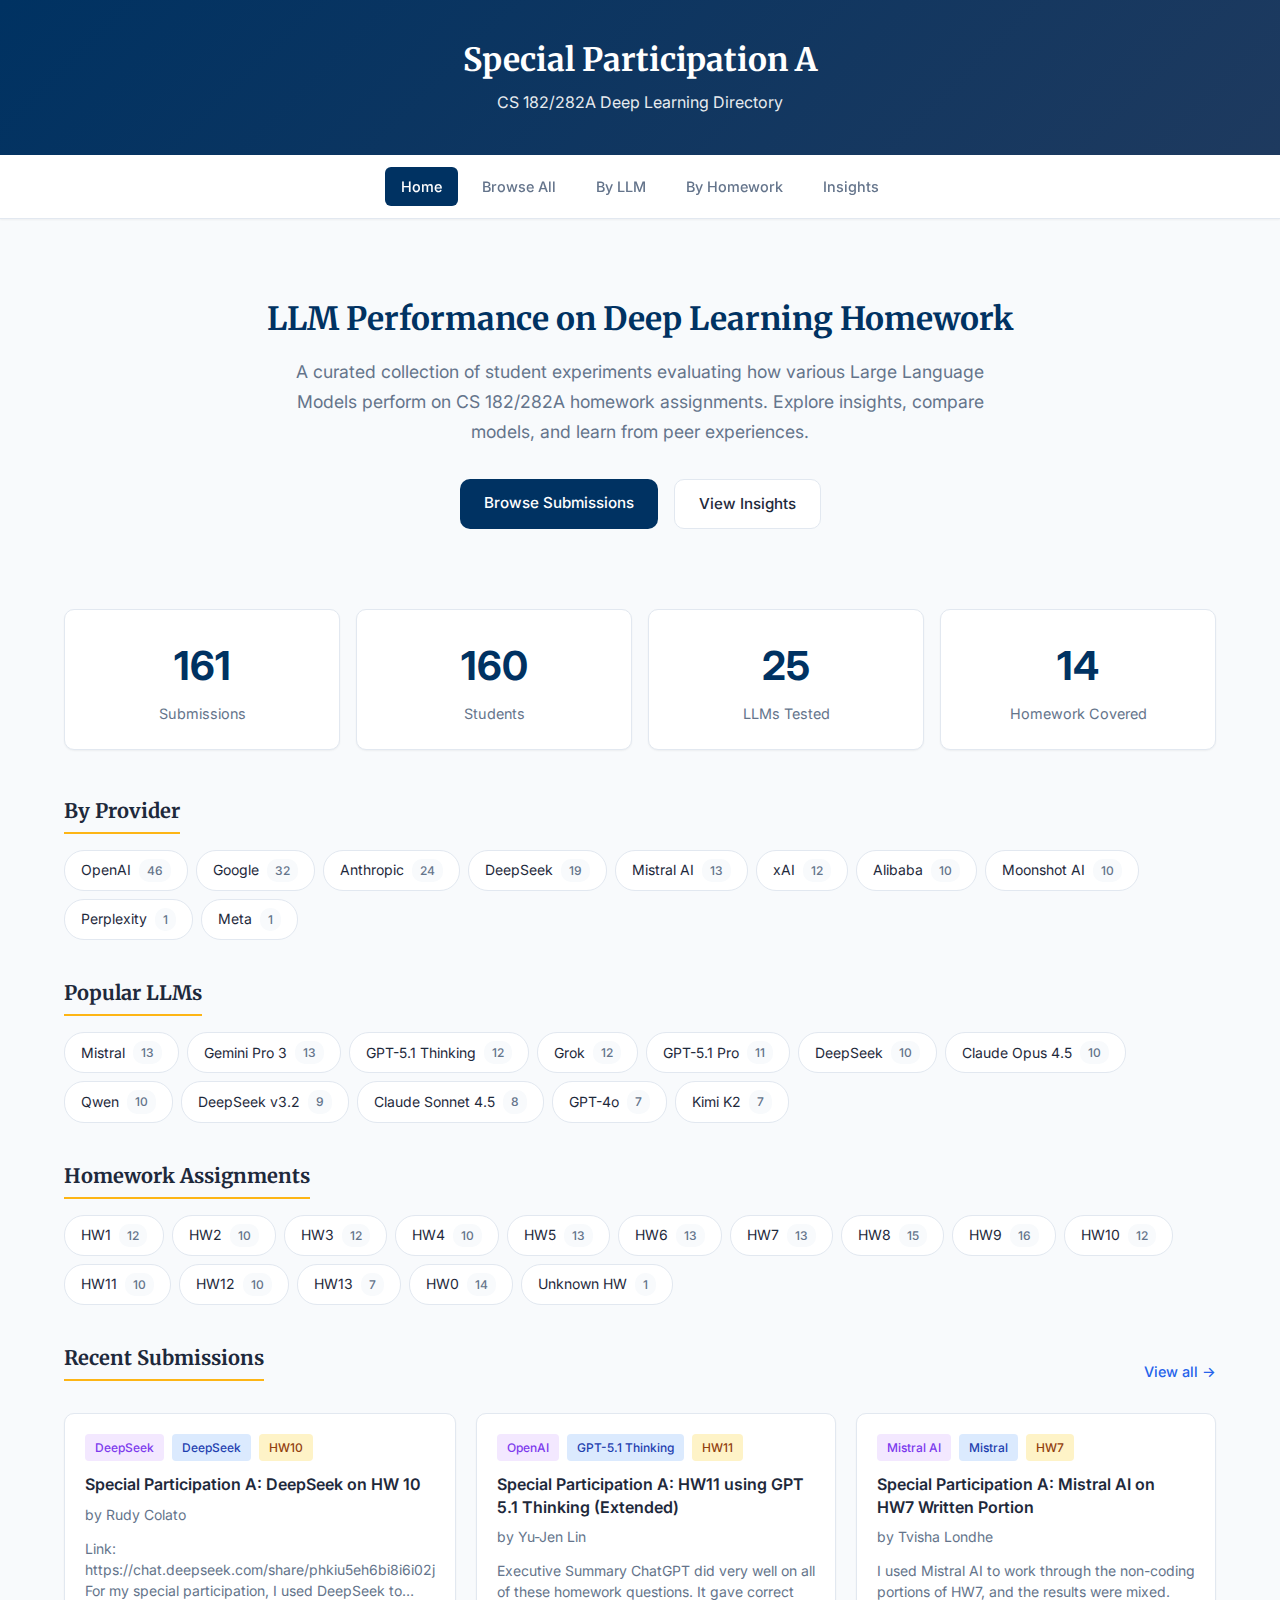
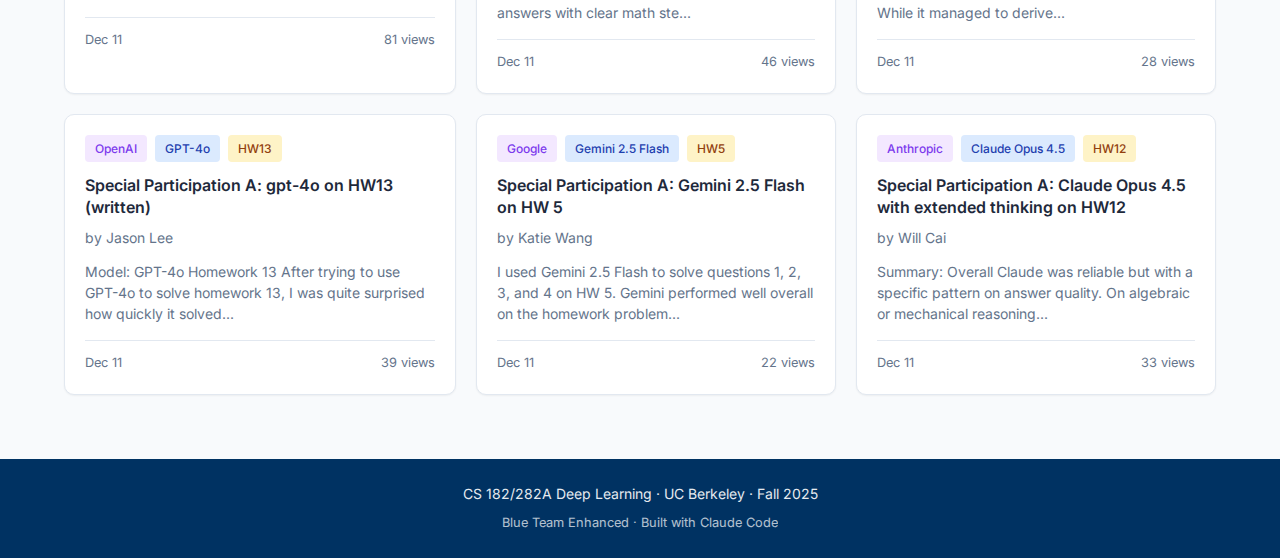
<file: website/index.html>
<!DOCTYPE html>
<html lang="en">
<head>
    <meta charset="UTF-8">
    <meta name="viewport" content="width=device-width, initial-scale=1.0">
    <meta name="description" content="A curated directory of Special Participation A posts for CS 182/282A Deep Learning - LLM evaluations on homework.">
    <title>CS 182/282A: Special Participation A Directory</title>
    <link rel="preconnect" href="https://fonts.googleapis.com">
    <link rel="preconnect" href="https://fonts.gstatic.com" crossorigin>
    <link href="https://fonts.googleapis.com/css2?family=Inter:wght@300;400;500;600;700&family=Merriweather:wght@400;700&display=swap" rel="stylesheet">
    <link rel="stylesheet" href="styles.css">
</head>
<body>
    <div class="page-container">
        <!-- Header -->
        <header class="site-header">
            <div class="header-content">
                <h1 class="site-title">Special Participation A</h1>
                <p class="site-subtitle">CS 182/282A Deep Learning Directory</p>
            </div>
        </header>

        <!-- Navigation -->
        <nav class="main-nav">
            <a href="index.html" class="nav-link active">Home</a>
            <a href="browse.html" class="nav-link">Browse All</a>
            <a href="browse.html?view=llm" class="nav-link">By LLM</a>
            <a href="browse.html?view=homework" class="nav-link">By Homework</a>
            <a href="insights.html" class="nav-link">Insights</a>
        </nav>

        <!-- Main Content -->
        <main class="main-content">
            <!-- Hero Section -->
            <section class="hero-section">
                <h2 class="hero-title">LLM Performance on Deep Learning Homework</h2>
                <p class="hero-description">
                    A curated collection of student experiments evaluating how various Large Language Models
                    perform on CS 182/282A homework assignments. Explore insights, compare models, and
                    learn from peer experiences.
                </p>
                <div class="hero-actions">
                    <a href="browse.html" class="btn btn-primary">Browse Submissions</a>
                    <a href="insights.html" class="btn btn-secondary">View Insights</a>
                </div>
            </section>

            <!-- Stats Grid -->
            <section class="stats-section">
                <div class="stats-grid">
                    <div class="stat-card">
                        <div class="stat-value" id="stat-submissions">168</div>
                        <div class="stat-label">Submissions</div>
                    </div>
                    <div class="stat-card">
                        <div class="stat-value" id="stat-students">167</div>
                        <div class="stat-label">Students</div>
                    </div>
                    <div class="stat-card">
                        <div class="stat-value" id="stat-llms">27</div>
                        <div class="stat-label">LLMs Tested</div>
                    </div>
                    <div class="stat-card">
                        <div class="stat-value" id="stat-homeworks">14</div>
                        <div class="stat-label">Homework Covered</div>
                    </div>
                </div>
            </section>

            <!-- Quick Access - Providers -->
            <section class="quick-access-section">
                <h3 class="section-title">By Provider</h3>
                <div class="tag-cloud" id="provider-tags">
                    <!-- Populated by JS -->
                </div>
            </section>

            <!-- Quick Access - LLMs -->
            <section class="quick-access-section">
                <h3 class="section-title">Popular LLMs</h3>
                <div class="tag-cloud" id="llm-tags">
                    <!-- Populated by JS -->
                </div>
            </section>

            <!-- Quick Access - Homework -->
            <section class="quick-access-section">
                <h3 class="section-title">Homework Assignments</h3>
                <div class="tag-cloud" id="hw-tags">
                    <!-- Populated by JS -->
                </div>
            </section>

            <!-- Recent Submissions Preview -->
            <section class="recent-section">
                <div class="section-header">
                    <h3 class="section-title">Recent Submissions</h3>
                    <a href="browse.html" class="view-all-link">View all &rarr;</a>
                </div>
                <div class="submissions-preview" id="recent-submissions">
                    <!-- Populated by JS -->
                </div>
            </section>
        </main>

        <!-- Footer -->
        <footer class="site-footer">
            <p>CS 182/282A Deep Learning &middot; UC Berkeley &middot; Fall 2025</p>
            <p class="footer-credits">Blue Team Enhanced &middot; Built with Claude Code</p>
        </footer>
    </div>

    <script src="data.js"></script>
    <script src="home.js"></script>
</body>
</html>
</file>
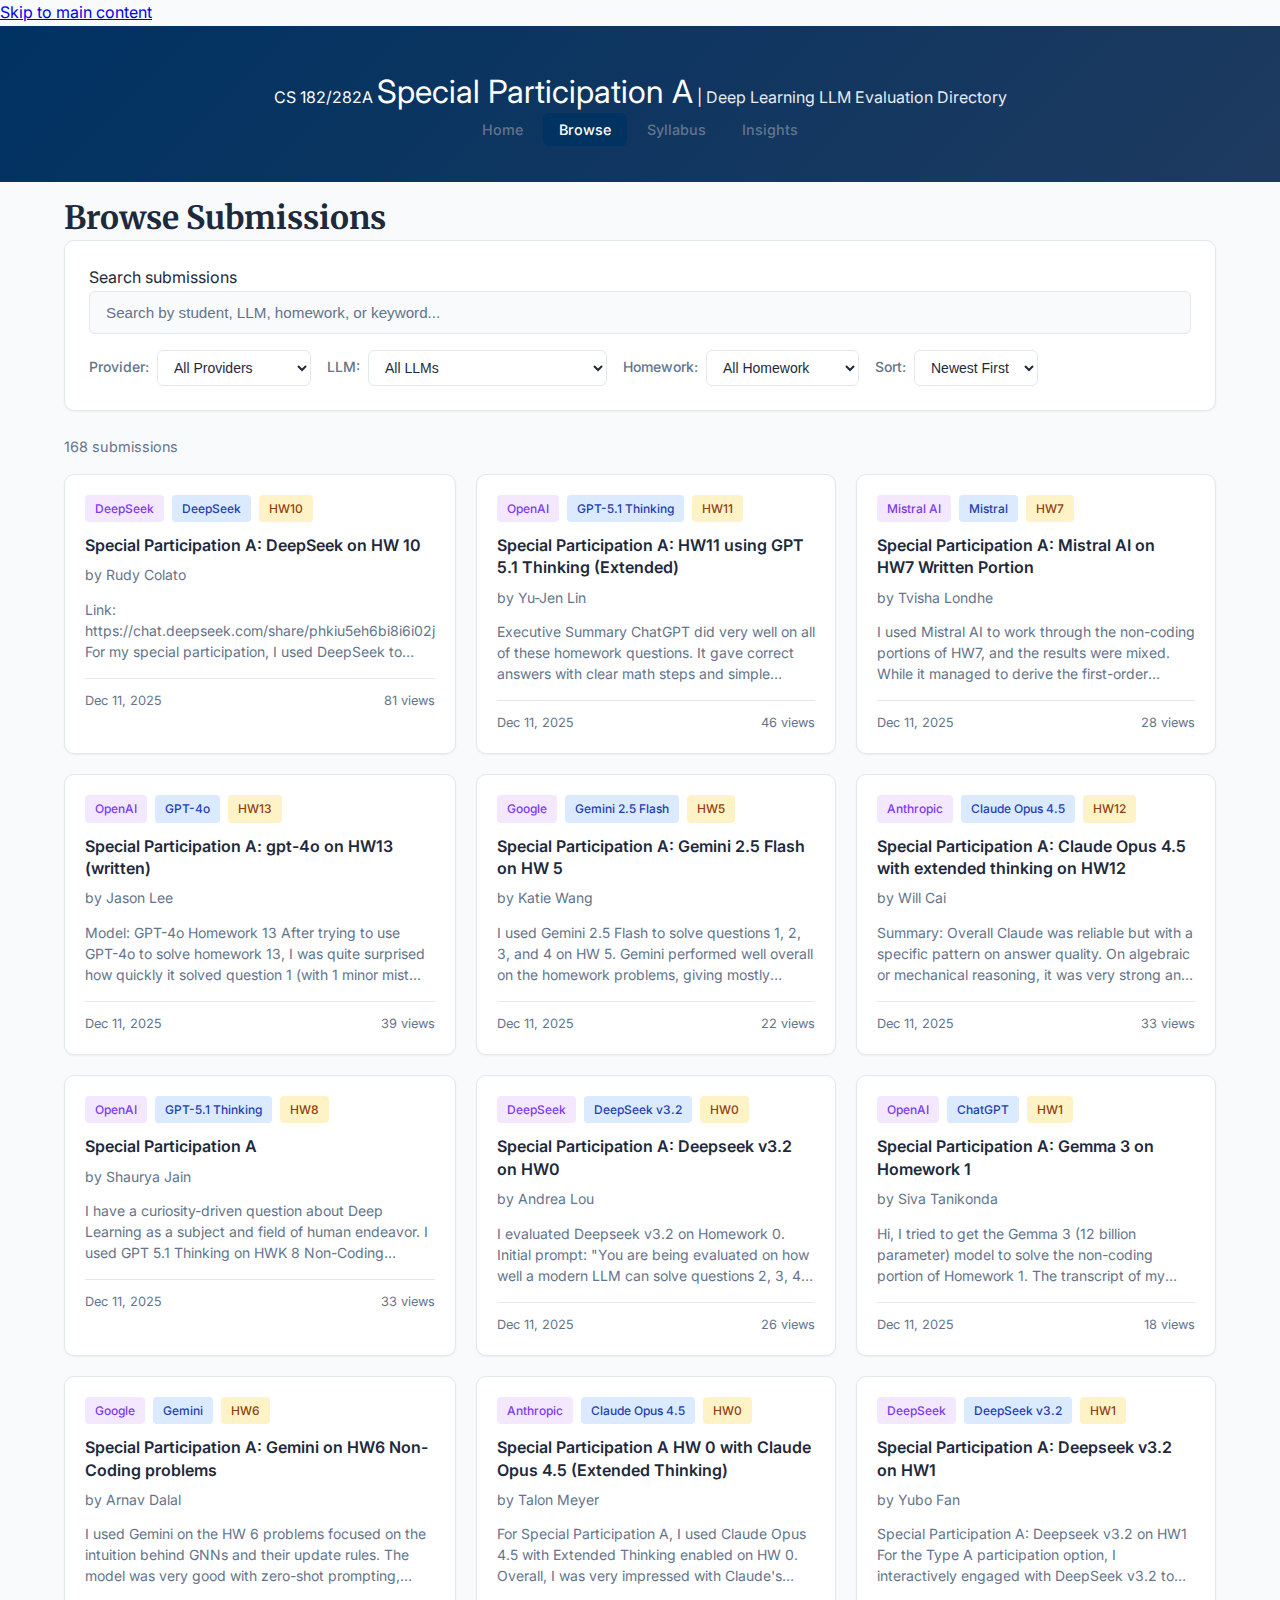
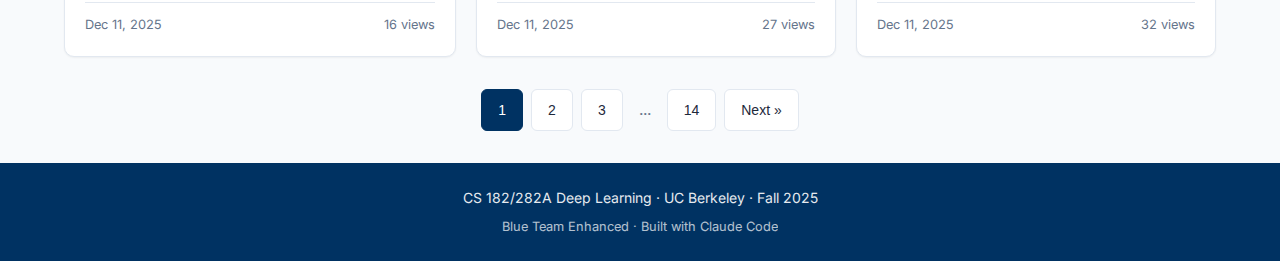
<file: website/browse.html>
<!DOCTYPE html>
<html lang="en">
<head>
    <meta charset="UTF-8">
    <meta name="viewport" content="width=device-width, initial-scale=1.0">
    <meta name="description" content="Browse all Special Participation A submissions for CS 182/282A Deep Learning.">
    <title>Browse Submissions | CS 182/282A Special Participation A</title>
    <link rel="preconnect" href="https://fonts.googleapis.com">
    <link rel="preconnect" href="https://fonts.gstatic.com" crossorigin>
    <link href="https://fonts.googleapis.com/css2?family=Inter:wght@300;400;500;600;700&family=Merriweather:wght@400;700&display=swap" rel="stylesheet">
    <link rel="stylesheet" href="styles.css">
</head>
<body>
    <a class="skip-link" href="#main">Skip to main content</a>
    <div class="page-container">
        <!-- Header with Navigation -->
        <header class="site-header">
            <div class="header-content">
                <div class="header-left">
                    <span class="header-badge">CS 182/282A</span>
                    <span class="site-title">Special Participation A</span>
                    <span class="header-divider">|</span>
                    <span class="site-subtitle">Deep Learning LLM Evaluation Directory</span>
                </div>
                <nav class="header-nav">
                    <a href="index.html" class="nav-link">Home</a>
                    <a href="browse.html" class="nav-link active">Browse</a>
                    <a href="syllabus.html" class="nav-link">Syllabus</a>
                    <a href="insights.html" class="nav-link">Insights</a>
                </nav>
            </div>
        </header>

        <!-- Main Content -->
        <main class="main-content browse-page" id="main">
            <h1 class="page-title">Browse Submissions</h1>
            <!-- Search and Controls -->
            <div class="browse-controls">
                <div class="search-box">
                    <label for="searchInput" class="visually-hidden">Search submissions</label>
                    <input type="text" id="searchInput" placeholder="Search by student, LLM, homework, or keyword..." class="search-input">
                </div>
                <div class="control-row">
                    <div class="filter-group">
                        <label for="providerFilter">Provider:</label>
                        <select id="providerFilter" class="filter-select">
                            <option value="all">All Providers</option>
                        </select>
                    </div>
                    <div class="filter-group">
                        <label for="llmFilter">LLM:</label>
                        <select id="llmFilter" class="filter-select">
                            <option value="all">All LLMs</option>
                        </select>
                    </div>
                    <div class="filter-group">
                        <label for="hwFilter">Homework:</label>
                        <select id="hwFilter" class="filter-select">
                            <option value="all">All Homework</option>
                        </select>
                    </div>
                    <div class="filter-group">
                        <label for="sortSelect">Sort:</label>
                        <select id="sortSelect" class="filter-select">
                            <option value="date-desc">Newest First</option>
                            <option value="date-asc">Oldest First</option>
                            <option value="views-desc">Most Views</option>
                            <option value="author-asc">Author (A-Z)</option>
                            <option value="llm-asc">LLM (A-Z)</option>
                        </select>
                    </div>
                </div>
            </div>

            <!-- Active Filters -->
            <div class="active-filters" id="activeFilters" style="display: none;">
                <!-- Populated by JS -->
            </div>

            <!-- Results Info -->
            <div class="results-info">
                <span id="results-count">168 submissions</span>
                <button id="clearFilters" class="clear-btn" style="display: none;">Clear All</button>
            </div>

            <!-- Submissions Grid -->
            <div class="submissions-grid" id="submissionsList">
                <!-- Populated by JS -->
            </div>

            <!-- Pagination -->
            <div class="pagination" id="pagination">
                <!-- Populated by JS -->
            </div>
        </main>

        <!-- Footer -->
        <footer class="site-footer">
            <p>CS 182/282A Deep Learning &middot; UC Berkeley &middot; Fall 2025</p>
            <p class="footer-credits">Blue Team Enhanced &middot; Built with Claude Code</p>
        </footer>
    </div>

    <!-- Modal -->
    <div class="modal" id="modal" role="dialog" aria-modal="true" aria-labelledby="modalTitle" aria-describedby="modalBody" aria-hidden="true">
        <div class="modal-overlay" aria-hidden="true"></div>
        <div class="modal-container">
            <div class="modal-header">
                <h2 id="modalTitle"></h2>
                <button class="modal-close" aria-label="Close">&times;</button>
            </div>
            <div class="modal-meta" id="modalMeta"></div>
            <div class="modal-body" id="modalBody"></div>
            <div class="modal-footer" id="modalFooter"></div>
        </div>
    </div>

    <script src="data.js"></script>
    <script src="browse.js"></script>
</body>
</html>
</file>
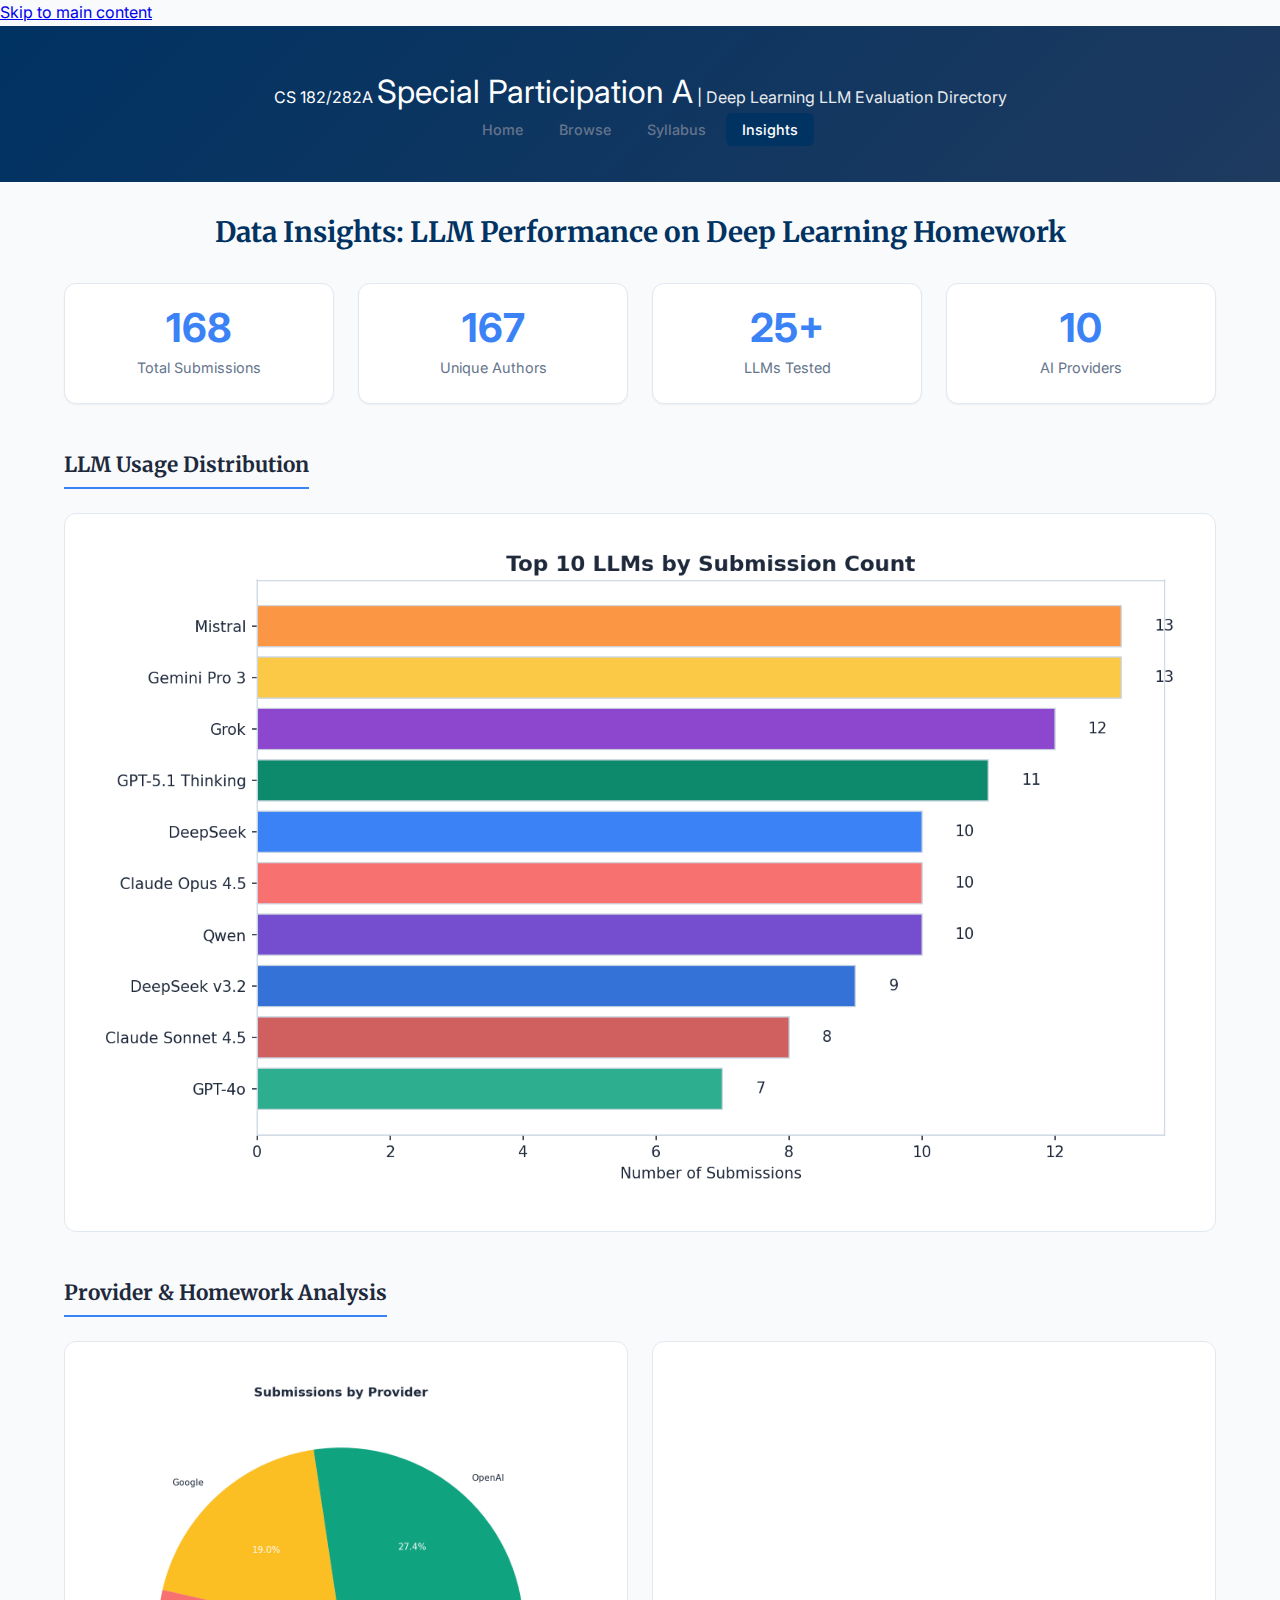
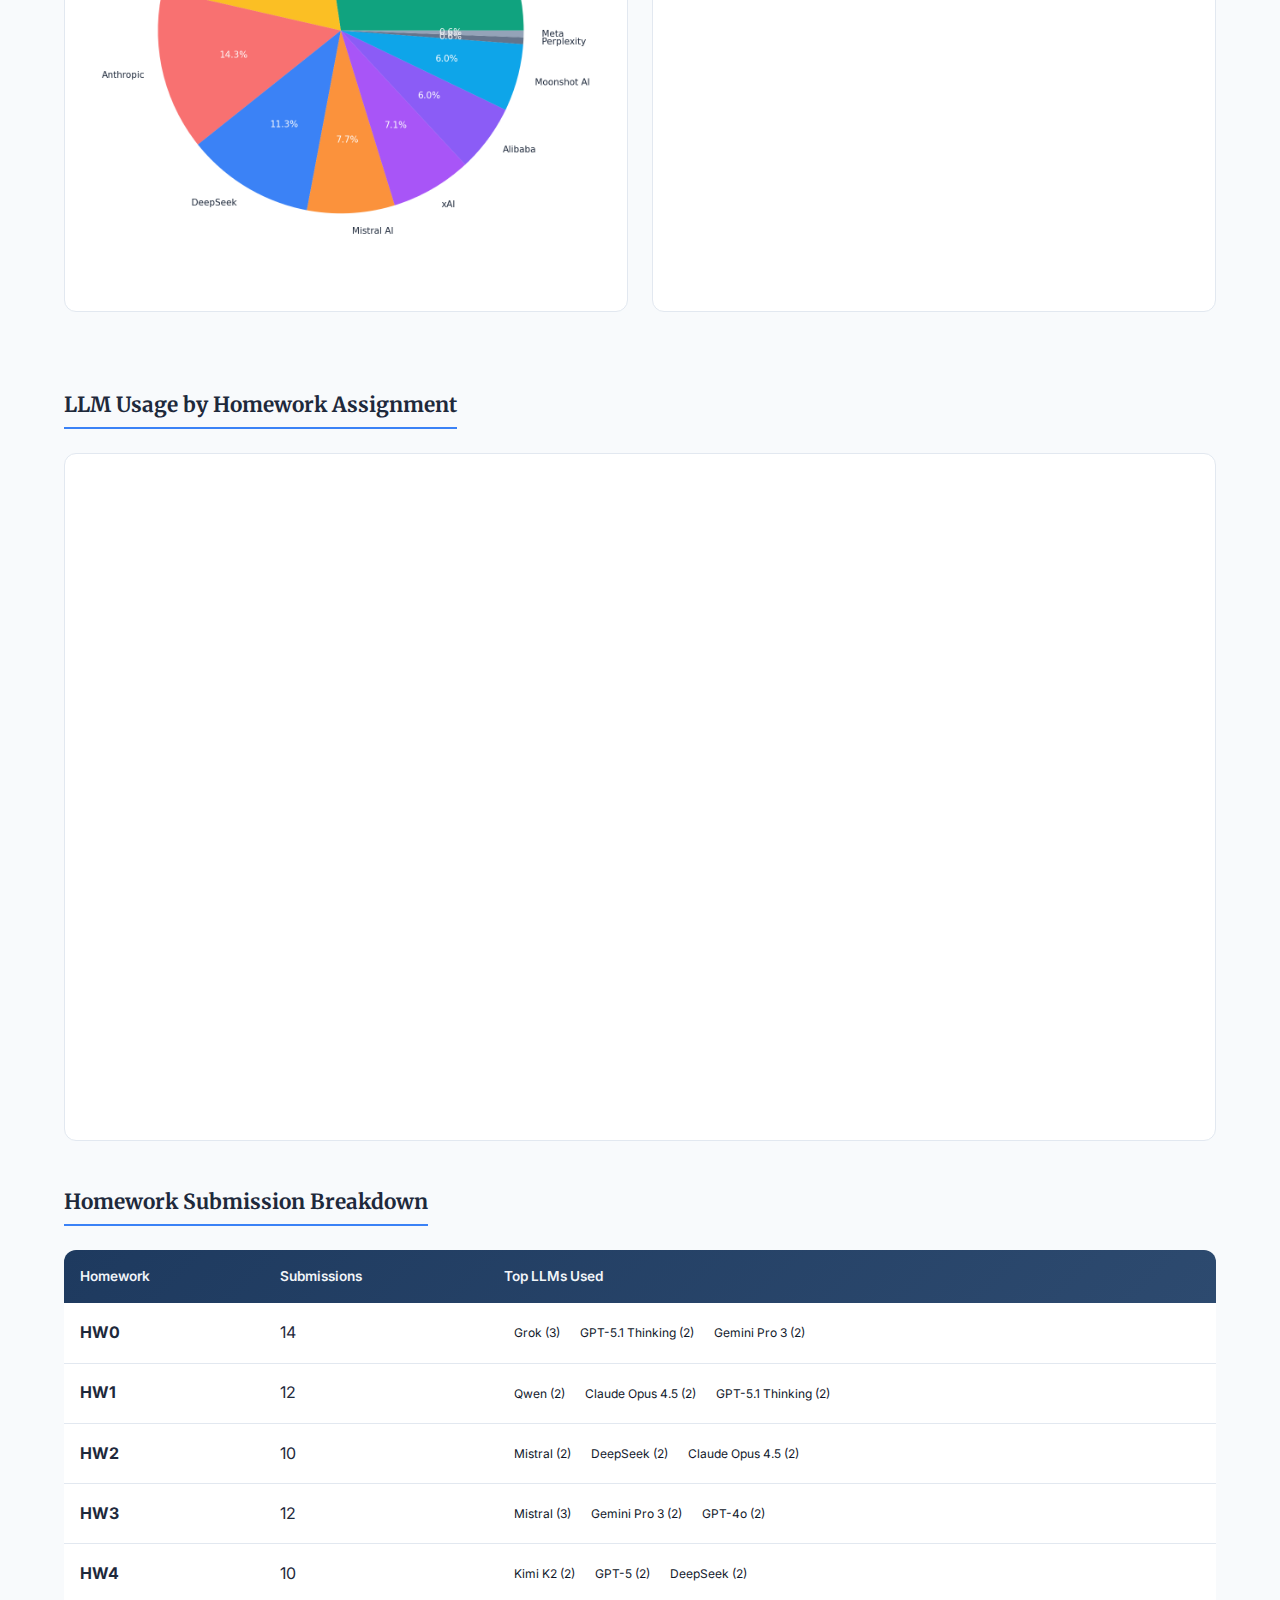
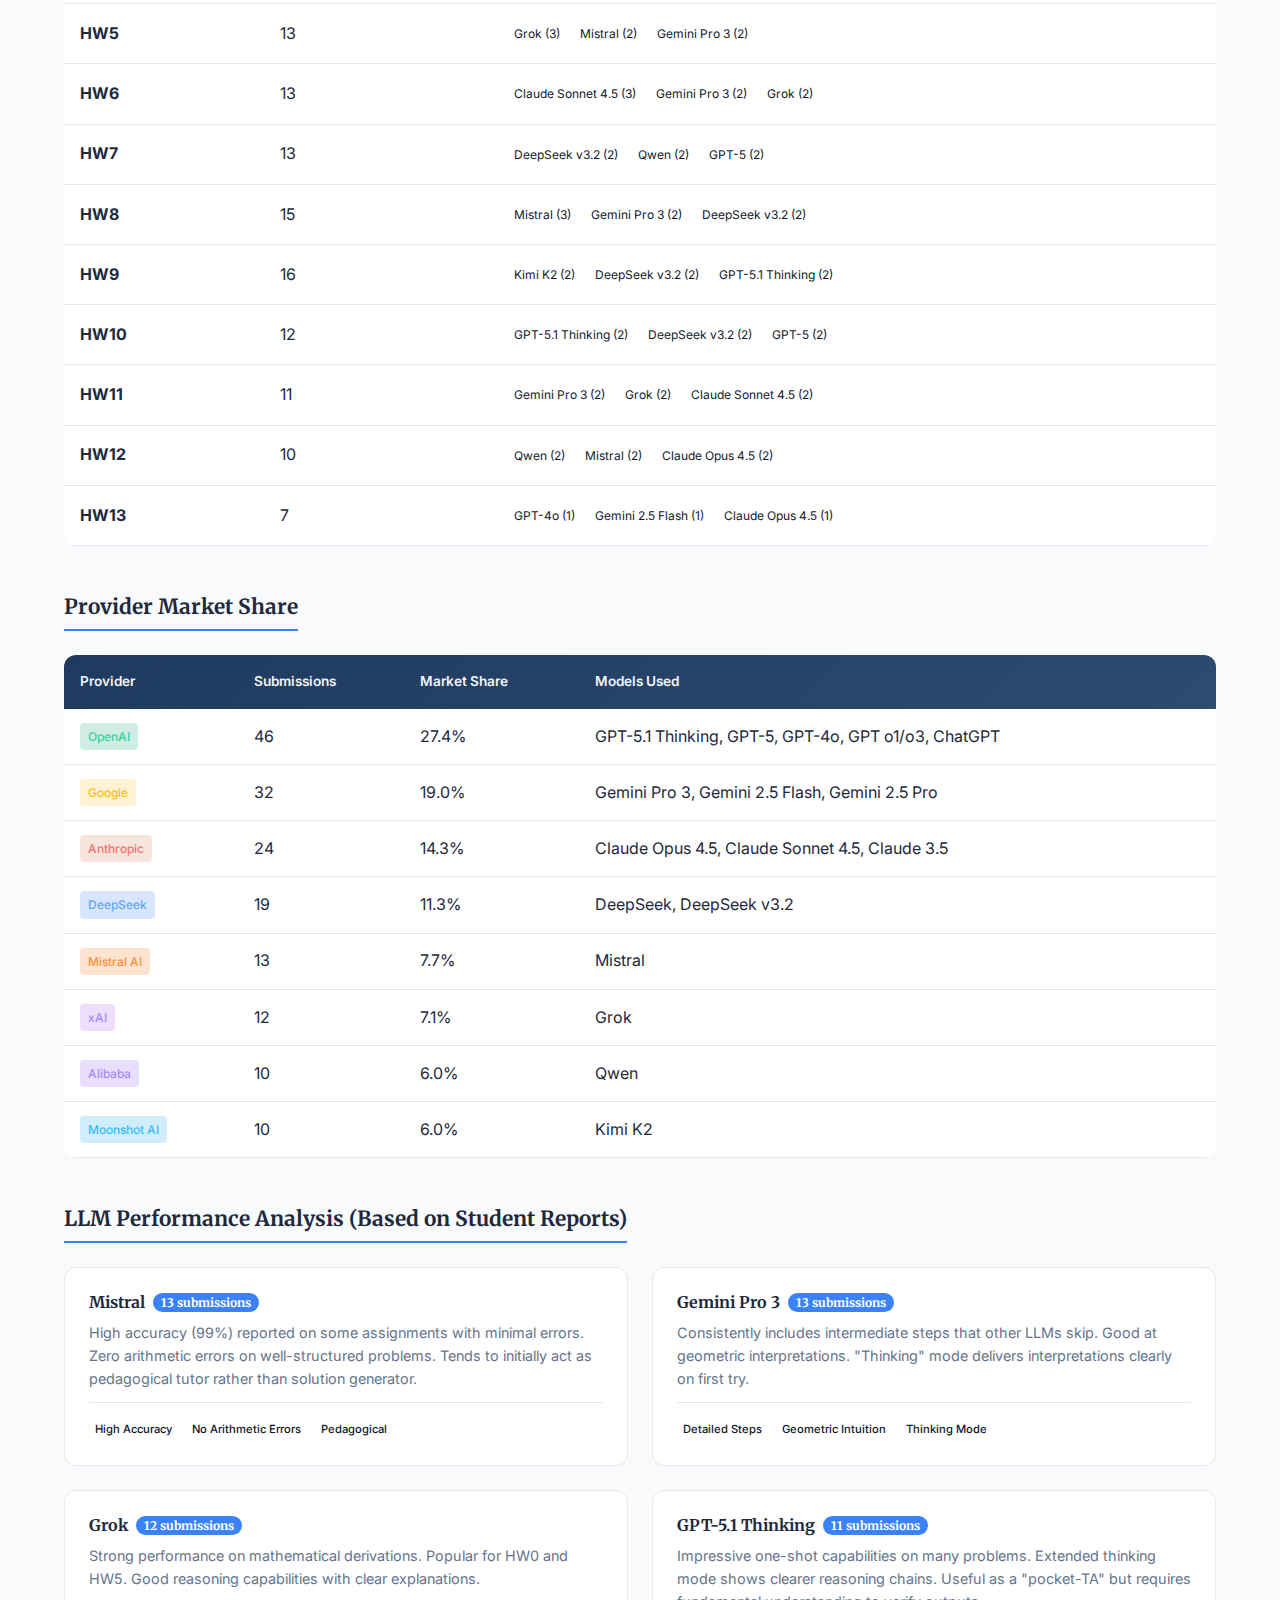
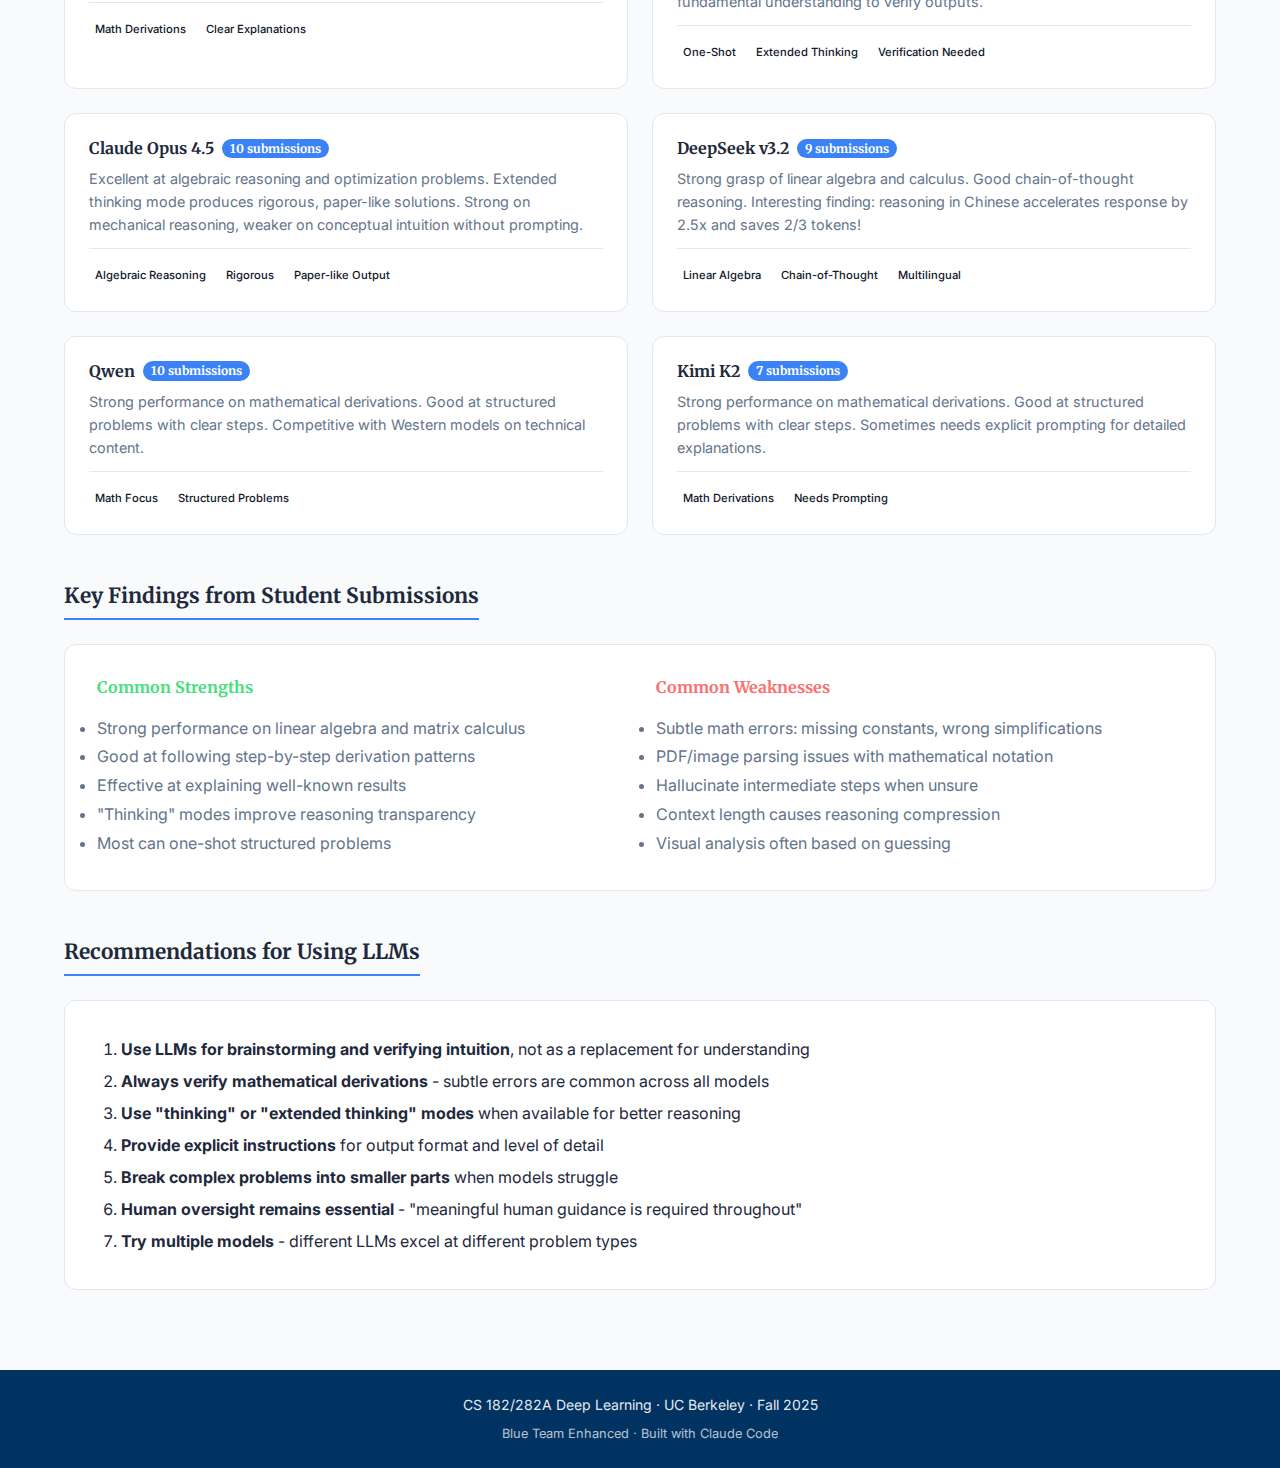
<file: website/insights.html>
<!DOCTYPE html>
<html lang="en">
<head>
    <meta charset="UTF-8">
    <meta name="viewport" content="width=device-width, initial-scale=1.0">
    <meta name="description" content="Key insights on how LLMs perform on deep learning homework assignments.">
    <title>Insights | CS 182/282A Special Participation A</title>
    <link rel="preconnect" href="https://fonts.googleapis.com">
    <link rel="preconnect" href="https://fonts.gstatic.com" crossorigin>
    <link href="https://fonts.googleapis.com/css2?family=Inter:wght@300;400;500;600;700&family=Merriweather:wght@400;700&display=swap" rel="stylesheet">
    <link rel="stylesheet" href="styles.css">
    <style>
        .stats-grid {
            display: grid;
            grid-template-columns: repeat(4, 1fr);
            gap: 1.5rem;
            margin-bottom: 3rem;
        }
        .stat-card {
            background: var(--card-bg);
            border: 1px solid var(--border-color);
            border-radius: 12px;
            padding: 1.5rem;
            text-align: center;
        }
        .stat-number {
            font-size: 2.5rem;
            font-weight: 700;
            color: #3b82f6;
            line-height: 1;
        }
        .stat-label {
            color: var(--text-muted);
            font-size: 0.9rem;
            margin-top: 0.5rem;
        }
        .chart-container {
            background: var(--card-bg);
            border: 1px solid var(--border-color);
            border-radius: 12px;
            padding: 1.5rem;
            margin-bottom: 2rem;
        }
        .chart-container img {
            width: 100%;
            height: auto;
            border-radius: 8px;
        }
        .chart-title {
            color: var(--text-color);
            font-size: 1.1rem;
            font-weight: 600;
            margin-bottom: 1rem;
        }
        .chart-row {
            display: grid;
            grid-template-columns: 1fr 1fr;
            gap: 1.5rem;
            margin-bottom: 2rem;
        }
        .hw-table-container {
            overflow-x: auto;
            margin-bottom: 2rem;
        }
        .hw-table {
            width: 100%;
            border-collapse: collapse;
            background: var(--card-bg);
            border-radius: 12px;
            overflow: hidden;
        }
        .hw-table thead {
            background: linear-gradient(135deg, #1e3a5f 0%, #2d4a6f 100%);
            color: #f1f5f9;
        }
        .hw-table th {
            padding: 1rem;
            text-align: left;
            font-weight: 600;
            font-size: 0.85rem;
        }
        .hw-table td {
            padding: 0.875rem 1rem;
            border-bottom: 1px solid var(--border-color);
            color: var(--text-color);
        }
        .hw-table tbody tr:hover {
            background: rgba(255,255,255,0.05);
        }
        .llm-badge {
            display: inline-block;
            background: rgba(59, 130, 246, 0.12);
            border: 1px solid rgba(59, 130, 246, 0.25);
            background: rgb(var(--pill-rgb, 59 130 246) / var(--pill-alpha-bg));
            border: 1px solid rgb(var(--pill-rgb, 59 130 246) / var(--pill-alpha-border));
            color: var(--pill-fg, var(--text-color));
            padding: 0.25rem 0.5rem;
            border-radius: 4px;
            font-size: 0.75rem;
            margin: 0.125rem;
        }
        .provider-badge {
            display: inline-block;
            padding: 0.25rem 0.5rem;
            border-radius: 4px;
            font-size: 0.75rem;
            font-weight: 500;
        }
        .provider-openai { background: rgba(16, 163, 127, 0.2); color: #34d399; }
        .provider-google { background: rgba(251, 191, 36, 0.2); color: #fbbf24; }
        .provider-anthropic { background: rgba(217, 119, 87, 0.2); color: #f87171; }
        .provider-deepseek { background: rgba(59, 130, 246, 0.2); color: #60a5fa; }
        .provider-mistral { background: rgba(249, 115, 22, 0.2); color: #fb923c; }
        .provider-xai { background: rgba(168, 85, 247, 0.2); color: #a78bfa; }

        .insight-section {
            margin-bottom: 3rem;
        }
        .insight-section h3 {
            color: var(--text-color);
            margin-bottom: 1.5rem;
            font-size: 1.3rem;
            border-bottom: 2px solid #3b82f6;
            padding-bottom: 0.5rem;
        }

        .llm-comparison-grid {
            display: grid;
            grid-template-columns: repeat(2, 1fr);
            gap: 1.5rem;
        }
        .llm-detail-card {
            background: var(--card-bg);
            border: 1px solid var(--border-color);
            border-radius: 12px;
            padding: 1.5rem;
        }
        .llm-detail-card h4 {
            color: var(--text-color);
            margin-bottom: 0.5rem;
            display: flex;
            align-items: center;
            gap: 0.5rem;
        }
        .llm-detail-card .count {
            background: #3b82f6;
            color: white;
            padding: 0.125rem 0.5rem;
            border-radius: 10px;
            font-size: 0.75rem;
        }
        .llm-detail-card p {
            color: var(--text-muted);
            font-size: 0.9rem;
            line-height: 1.6;
        }
        .llm-detail-card .strengths {
            margin-top: 0.75rem;
            padding-top: 0.75rem;
            border-top: 1px solid var(--border-color);
        }
        .llm-detail-card .tag {
            display: inline-block;
            background: rgba(34, 197, 94, 0.12);
            border: 1px solid rgba(34, 197, 94, 0.25);
            background: rgb(var(--pill-rgb, 34 197 94) / var(--pill-alpha-bg));
            border: 1px solid rgb(var(--pill-rgb, 34 197 94) / var(--pill-alpha-border));
            color: var(--pill-fg, var(--text-color));
            padding: 0.125rem 0.375rem;
            border-radius: 4px;
            font-size: 0.7rem;
            margin-right: 0.25rem;
        }

        @media (max-width: 1024px) {
            .stats-grid { grid-template-columns: repeat(2, 1fr); }
            .chart-row { grid-template-columns: 1fr; }
            .llm-comparison-grid { grid-template-columns: 1fr; }
        }
        @media (max-width: 600px) {
            .stats-grid { grid-template-columns: 1fr; }
        }
    </style>
</head>
<body>
    <a class="skip-link" href="#main">Skip to main content</a>
    <div class="page-container">
        <!-- Header with Navigation -->
        <header class="site-header">
            <div class="header-content">
                <div class="header-left">
                    <span class="header-badge">CS 182/282A</span>
                    <span class="site-title">Special Participation A</span>
                    <span class="header-divider">|</span>
                    <span class="site-subtitle">Deep Learning LLM Evaluation Directory</span>
                </div>
                <nav class="header-nav">
                    <a href="index.html" class="nav-link">Home</a>
                    <a href="browse.html" class="nav-link">Browse</a>
                    <a href="syllabus.html" class="nav-link">Syllabus</a>
                    <a href="insights.html" class="nav-link active">Insights</a>
                </nav>
            </div>
        </header>

        <!-- Main Content -->
        <main class="main-content insights-page" id="main">
            <h1 class="page-title">Data Insights: LLM Performance on Deep Learning Homework</h1>

            <!-- Key Statistics -->
            <div class="stats-grid">
                <div class="stat-card">
                    <div class="stat-number" id="stat-submissions">168</div>
                    <div class="stat-label">Total Submissions</div>
                </div>
                <div class="stat-card">
                    <div class="stat-number" id="stat-authors">167</div>
                    <div class="stat-label">Unique Authors</div>
                </div>
                <div class="stat-card">
                    <div class="stat-number" id="stat-llms">25+</div>
                    <div class="stat-label">LLMs Tested</div>
                </div>
                <div class="stat-card">
                    <div class="stat-number" id="stat-providers">10</div>
                    <div class="stat-label">AI Providers</div>
                </div>
            </div>

            <!-- Charts -->
            <section class="insight-section">
                <h3>LLM Usage Distribution</h3>
                <div class="chart-container">
                    <picture>
                        <source srcset="chart_llm_distribution_dark.png" media="(prefers-color-scheme: dark)">
                        <img src="chart_llm_distribution_light.png" alt="Top 10 LLMs by Submission Count" loading="lazy" decoding="async">
                    </picture>
                </div>
            </section>

            <section class="insight-section">
                <h3>Provider & Homework Analysis</h3>
                <div class="chart-row">
                    <div class="chart-container">
                        <picture>
                            <source srcset="chart_provider_distribution_dark.png" media="(prefers-color-scheme: dark)">
                            <img src="chart_provider_distribution_light.png" alt="Submissions by Provider" loading="lazy" decoding="async">
                        </picture>
                    </div>
                    <div class="chart-container">
                        <picture>
                            <source srcset="chart_hw_distribution_dark.png" media="(prefers-color-scheme: dark)">
                            <img src="chart_hw_distribution_light.png" alt="Submissions per Homework" loading="lazy" decoding="async">
                        </picture>
                    </div>
                </div>
            </section>

            <section class="insight-section">
                <h3>LLM Usage by Homework Assignment</h3>
                <div class="chart-container">
                    <picture>
                        <source srcset="chart_llm_by_hw_dark.png" media="(prefers-color-scheme: dark)">
                        <img src="chart_llm_by_hw_light.png" alt="LLM Usage by Homework" loading="lazy" decoding="async">
                    </picture>
                </div>
            </section>

            <!-- Homework Breakdown Table -->
            <section class="insight-section">
                <h3>Homework Submission Breakdown</h3>
                <div class="hw-table-container">
                    <table class="hw-table">
                        <thead>
                            <tr>
                                <th>Homework</th>
                                <th>Submissions</th>
                                <th>Top LLMs Used</th>
                            </tr>
                        </thead>
                        <tbody>
                            <tr>
                                <td><strong>HW0</strong></td>
                                <td>14</td>
                                <td><span class="llm-badge">Grok (3)</span><span class="llm-badge">GPT-5.1 Thinking (2)</span><span class="llm-badge">Gemini Pro 3 (2)</span></td>
                            </tr>
                            <tr>
                                <td><strong>HW1</strong></td>
                                <td>12</td>
                                <td><span class="llm-badge">Qwen (2)</span><span class="llm-badge">Claude Opus 4.5 (2)</span><span class="llm-badge">GPT-5.1 Thinking (2)</span></td>
                            </tr>
                            <tr>
                                <td><strong>HW2</strong></td>
                                <td>10</td>
                                <td><span class="llm-badge">Mistral (2)</span><span class="llm-badge">DeepSeek (2)</span><span class="llm-badge">Claude Opus 4.5 (2)</span></td>
                            </tr>
                            <tr>
                                <td><strong>HW3</strong></td>
                                <td>12</td>
                                <td><span class="llm-badge">Mistral (3)</span><span class="llm-badge">Gemini Pro 3 (2)</span><span class="llm-badge">GPT-4o (2)</span></td>
                            </tr>
                            <tr>
                                <td><strong>HW4</strong></td>
                                <td>10</td>
                                <td><span class="llm-badge">Kimi K2 (2)</span><span class="llm-badge">GPT-5 (2)</span><span class="llm-badge">DeepSeek (2)</span></td>
                            </tr>
                            <tr>
                                <td><strong>HW5</strong></td>
                                <td>13</td>
                                <td><span class="llm-badge">Grok (3)</span><span class="llm-badge">Mistral (2)</span><span class="llm-badge">Gemini Pro 3 (2)</span></td>
                            </tr>
                            <tr>
                                <td><strong>HW6</strong></td>
                                <td>13</td>
                                <td><span class="llm-badge">Claude Sonnet 4.5 (3)</span><span class="llm-badge">Gemini Pro 3 (2)</span><span class="llm-badge">Grok (2)</span></td>
                            </tr>
                            <tr>
                                <td><strong>HW7</strong></td>
                                <td>13</td>
                                <td><span class="llm-badge">DeepSeek v3.2 (2)</span><span class="llm-badge">Qwen (2)</span><span class="llm-badge">GPT-5 (2)</span></td>
                            </tr>
                            <tr>
                                <td><strong>HW8</strong></td>
                                <td>15</td>
                                <td><span class="llm-badge">Mistral (3)</span><span class="llm-badge">Gemini Pro 3 (2)</span><span class="llm-badge">DeepSeek v3.2 (2)</span></td>
                            </tr>
                            <tr>
                                <td><strong>HW9</strong></td>
                                <td>16</td>
                                <td><span class="llm-badge">Kimi K2 (2)</span><span class="llm-badge">DeepSeek v3.2 (2)</span><span class="llm-badge">GPT-5.1 Thinking (2)</span></td>
                            </tr>
                            <tr>
                                <td><strong>HW10</strong></td>
                                <td>12</td>
                                <td><span class="llm-badge">GPT-5.1 Thinking (2)</span><span class="llm-badge">DeepSeek v3.2 (2)</span><span class="llm-badge">GPT-5 (2)</span></td>
                            </tr>
                            <tr>
                                <td><strong>HW11</strong></td>
                                <td>11</td>
                                <td><span class="llm-badge">Gemini Pro 3 (2)</span><span class="llm-badge">Grok (2)</span><span class="llm-badge">Claude Sonnet 4.5 (2)</span></td>
                            </tr>
                            <tr>
                                <td><strong>HW12</strong></td>
                                <td>10</td>
                                <td><span class="llm-badge">Qwen (2)</span><span class="llm-badge">Mistral (2)</span><span class="llm-badge">Claude Opus 4.5 (2)</span></td>
                            </tr>
                            <tr>
                                <td><strong>HW13</strong></td>
                                <td>7</td>
                                <td><span class="llm-badge">GPT-4o (1)</span><span class="llm-badge">Gemini 2.5 Flash (1)</span><span class="llm-badge">Claude Opus 4.5 (1)</span></td>
                            </tr>
                        </tbody>
                    </table>
                </div>
            </section>

            <!-- Provider Breakdown -->
            <section class="insight-section">
                <h3>Provider Market Share</h3>
                <div class="hw-table-container">
                    <table class="hw-table">
                        <thead>
                            <tr>
                                <th>Provider</th>
                                <th>Submissions</th>
                                <th>Market Share</th>
                                <th>Models Used</th>
                            </tr>
                        </thead>
                        <tbody>
                            <tr>
                                <td><span class="provider-badge provider-openai">OpenAI</span></td>
                                <td>46</td>
                                <td>27.4%</td>
                                <td>GPT-5.1 Thinking, GPT-5, GPT-4o, GPT o1/o3, ChatGPT</td>
                            </tr>
                            <tr>
                                <td><span class="provider-badge provider-google">Google</span></td>
                                <td>32</td>
                                <td>19.0%</td>
                                <td>Gemini Pro 3, Gemini 2.5 Flash, Gemini 2.5 Pro</td>
                            </tr>
                            <tr>
                                <td><span class="provider-badge provider-anthropic">Anthropic</span></td>
                                <td>24</td>
                                <td>14.3%</td>
                                <td>Claude Opus 4.5, Claude Sonnet 4.5, Claude 3.5</td>
                            </tr>
                            <tr>
                                <td><span class="provider-badge provider-deepseek">DeepSeek</span></td>
                                <td>19</td>
                                <td>11.3%</td>
                                <td>DeepSeek, DeepSeek v3.2</td>
                            </tr>
                            <tr>
                                <td><span class="provider-badge provider-mistral">Mistral AI</span></td>
                                <td>13</td>
                                <td>7.7%</td>
                                <td>Mistral</td>
                            </tr>
                            <tr>
                                <td><span class="provider-badge provider-xai">xAI</span></td>
                                <td>12</td>
                                <td>7.1%</td>
                                <td>Grok</td>
                            </tr>
                            <tr>
                                <td><span class="provider-badge" style="background: rgba(139, 92, 246, 0.2); color: #a78bfa;">Alibaba</span></td>
                                <td>10</td>
                                <td>6.0%</td>
                                <td>Qwen</td>
                            </tr>
                            <tr>
                                <td><span class="provider-badge" style="background: rgba(14, 165, 233, 0.2); color: #38bdf8;">Moonshot AI</span></td>
                                <td>10</td>
                                <td>6.0%</td>
                                <td>Kimi K2</td>
                            </tr>
                        </tbody>
                    </table>
                </div>
            </section>

            <!-- Detailed LLM Analysis -->
            <section class="insight-section">
                <h3>LLM Performance Analysis (Based on Student Reports)</h3>
                <div class="llm-comparison-grid">
                    <div class="llm-detail-card">
                        <h4>Mistral <span class="count">13 submissions</span></h4>
                        <p>High accuracy (99%) reported on some assignments with minimal errors. Zero arithmetic errors on well-structured problems. Tends to initially act as pedagogical tutor rather than solution generator.</p>
                        <div class="strengths">
                            <span class="tag">High Accuracy</span>
                            <span class="tag">No Arithmetic Errors</span>
                            <span class="tag">Pedagogical</span>
                        </div>
                    </div>
                    <div class="llm-detail-card">
                        <h4>Gemini Pro 3 <span class="count">13 submissions</span></h4>
                        <p>Consistently includes intermediate steps that other LLMs skip. Good at geometric interpretations. "Thinking" mode delivers interpretations clearly on first try.</p>
                        <div class="strengths">
                            <span class="tag">Detailed Steps</span>
                            <span class="tag">Geometric Intuition</span>
                            <span class="tag">Thinking Mode</span>
                        </div>
                    </div>
                    <div class="llm-detail-card">
                        <h4>Grok <span class="count">12 submissions</span></h4>
                        <p>Strong performance on mathematical derivations. Popular for HW0 and HW5. Good reasoning capabilities with clear explanations.</p>
                        <div class="strengths">
                            <span class="tag">Math Derivations</span>
                            <span class="tag">Clear Explanations</span>
                        </div>
                    </div>
                    <div class="llm-detail-card">
                        <h4>GPT-5.1 Thinking <span class="count">11 submissions</span></h4>
                        <p>Impressive one-shot capabilities on many problems. Extended thinking mode shows clearer reasoning chains. Useful as a "pocket-TA" but requires fundamental understanding to verify outputs.</p>
                        <div class="strengths">
                            <span class="tag">One-Shot</span>
                            <span class="tag">Extended Thinking</span>
                            <span class="tag">Verification Needed</span>
                        </div>
                    </div>
                    <div class="llm-detail-card">
                        <h4>Claude Opus 4.5 <span class="count">10 submissions</span></h4>
                        <p>Excellent at algebraic reasoning and optimization problems. Extended thinking mode produces rigorous, paper-like solutions. Strong on mechanical reasoning, weaker on conceptual intuition without prompting.</p>
                        <div class="strengths">
                            <span class="tag">Algebraic Reasoning</span>
                            <span class="tag">Rigorous</span>
                            <span class="tag">Paper-like Output</span>
                        </div>
                    </div>
                    <div class="llm-detail-card">
                        <h4>DeepSeek v3.2 <span class="count">9 submissions</span></h4>
                        <p>Strong grasp of linear algebra and calculus. Good chain-of-thought reasoning. Interesting finding: reasoning in Chinese accelerates response by 2.5x and saves 2/3 tokens!</p>
                        <div class="strengths">
                            <span class="tag">Linear Algebra</span>
                            <span class="tag">Chain-of-Thought</span>
                            <span class="tag">Multilingual</span>
                        </div>
                    </div>
                    <div class="llm-detail-card">
                        <h4>Qwen <span class="count">10 submissions</span></h4>
                        <p>Strong performance on mathematical derivations. Good at structured problems with clear steps. Competitive with Western models on technical content.</p>
                        <div class="strengths">
                            <span class="tag">Math Focus</span>
                            <span class="tag">Structured Problems</span>
                        </div>
                    </div>
                    <div class="llm-detail-card">
                        <h4>Kimi K2 <span class="count">7 submissions</span></h4>
                        <p>Strong performance on mathematical derivations. Good at structured problems with clear steps. Sometimes needs explicit prompting for detailed explanations.</p>
                        <div class="strengths">
                            <span class="tag">Math Derivations</span>
                            <span class="tag">Needs Prompting</span>
                        </div>
                    </div>
                </div>
            </section>

            <!-- Key Findings -->
            <section class="insight-section">
                <h3>Key Findings from Student Submissions</h3>
                <div class="chart-container" style="padding: 2rem;">
                    <div style="display: grid; grid-template-columns: repeat(2, 1fr); gap: 2rem;">
                        <div>
                            <h4 style="color: #4ade80; margin-bottom: 1rem;">Common Strengths</h4>
                            <ul style="color: var(--text-muted); line-height: 1.8;">
                                <li>Strong performance on linear algebra and matrix calculus</li>
                                <li>Good at following step-by-step derivation patterns</li>
                                <li>Effective at explaining well-known results</li>
                                <li>"Thinking" modes improve reasoning transparency</li>
                                <li>Most can one-shot structured problems</li>
                            </ul>
                        </div>
                        <div>
                            <h4 style="color: #f87171; margin-bottom: 1rem;">Common Weaknesses</h4>
                            <ul style="color: var(--text-muted); line-height: 1.8;">
                                <li>Subtle math errors: missing constants, wrong simplifications</li>
                                <li>PDF/image parsing issues with mathematical notation</li>
                                <li>Hallucinate intermediate steps when unsure</li>
                                <li>Context length causes reasoning compression</li>
                                <li>Visual analysis often based on guessing</li>
                            </ul>
                        </div>
                    </div>
                </div>
            </section>

            <!-- Recommendations -->
            <section class="insight-section">
                <h3>Recommendations for Using LLMs</h3>
                <div class="chart-container" style="padding: 2rem;">
                    <ol style="color: var(--text-color); line-height: 2; padding-left: 1.5rem;">
                        <li><strong>Use LLMs for brainstorming and verifying intuition</strong>, not as a replacement for understanding</li>
                        <li><strong>Always verify mathematical derivations</strong> - subtle errors are common across all models</li>
                        <li><strong>Use "thinking" or "extended thinking" modes</strong> when available for better reasoning</li>
                        <li><strong>Provide explicit instructions</strong> for output format and level of detail</li>
                        <li><strong>Break complex problems into smaller parts</strong> when models struggle</li>
                        <li><strong>Human oversight remains essential</strong> - "meaningful human guidance is required throughout"</li>
                        <li><strong>Try multiple models</strong> - different LLMs excel at different problem types</li>
                    </ol>
                </div>
            </section>
        </main>

        <!-- Footer -->
        <footer class="site-footer">
            <p>CS 182/282A Deep Learning &middot; UC Berkeley &middot; Fall 2025</p>
            <p class="footer-credits">Blue Team Enhanced &middot; Built with Claude Code</p>
        </footer>
    </div>

    <script src="insights.js"></script>
</body>
</html>
</file>
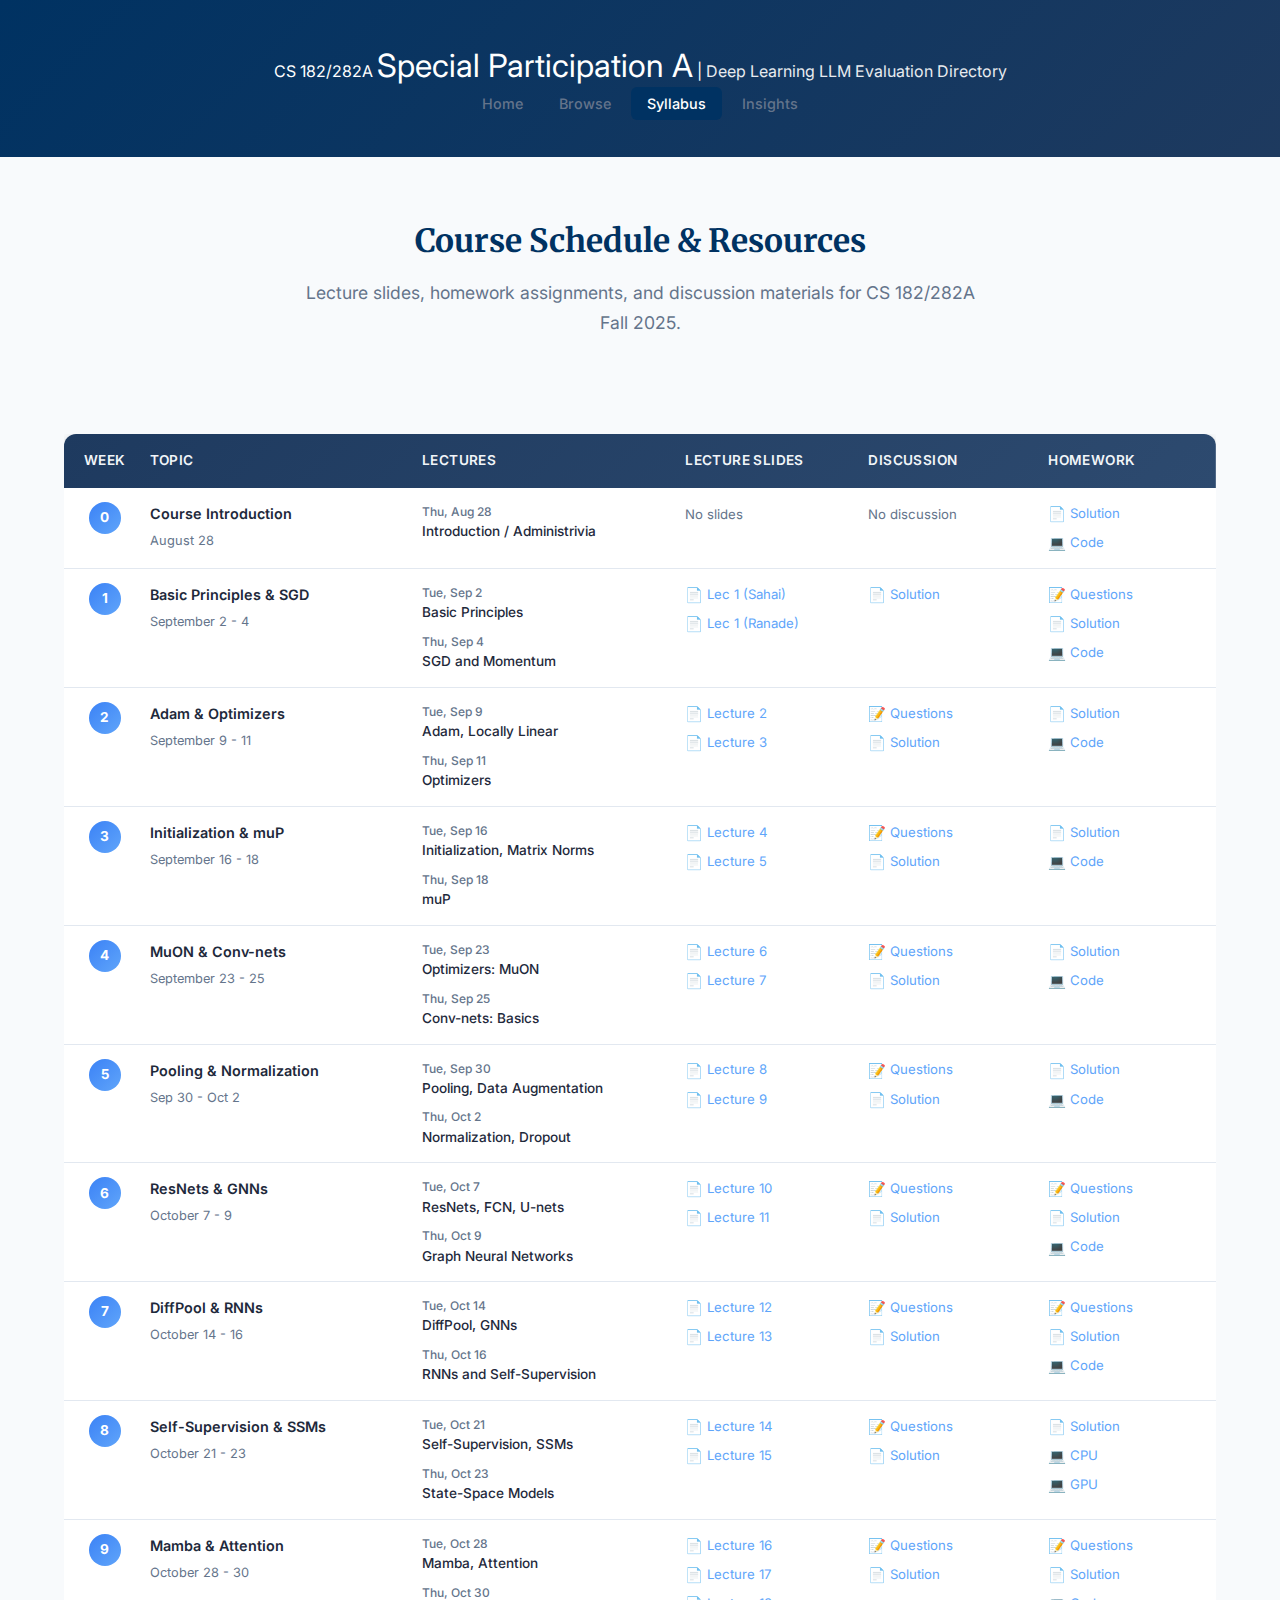
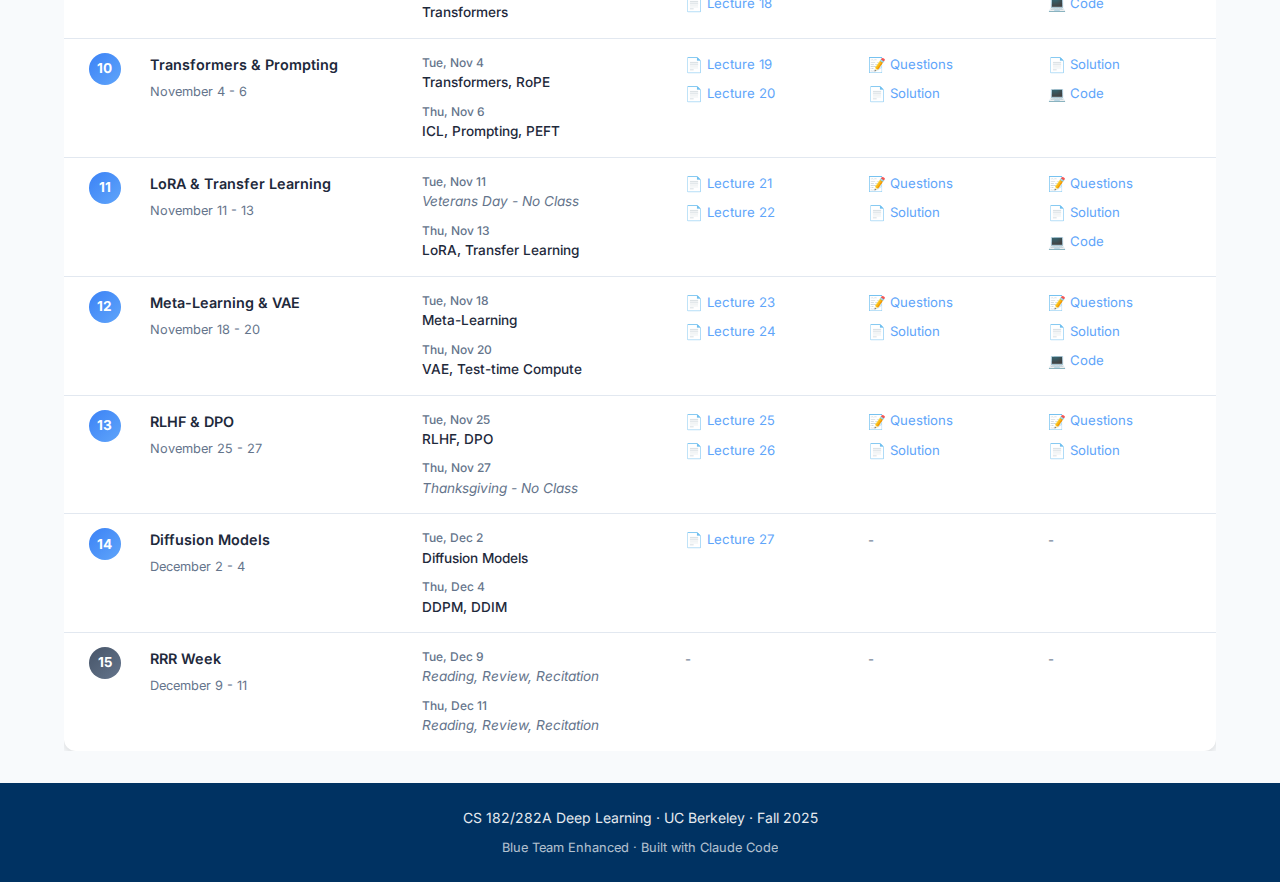
<file: website/syllabus.html>
<!DOCTYPE html>
<html lang="en">
<head>
    <meta charset="UTF-8">
    <meta name="viewport" content="width=device-width, initial-scale=1.0">
    <meta name="description" content="Course syllabus and resources for CS 182/282A Deep Learning.">
    <title>Syllabus & Resources | CS 182/282A Deep Learning</title>
    <link rel="preconnect" href="https://fonts.googleapis.com">
    <link rel="preconnect" href="https://fonts.gstatic.com" crossorigin>
    <link href="https://fonts.googleapis.com/css2?family=Inter:wght@300;400;500;600;700&family=Merriweather:wght@400;700&display=swap" rel="stylesheet">
    <link rel="stylesheet" href="styles.css">
    <style>
        /* Table Styles */
        .schedule-table-container {
            max-width: 1200px;
            margin: 0 auto;
            overflow-x: auto;
        }

        .schedule-table {
            width: 100%;
            border-collapse: collapse;
            background: var(--card-bg);
            border-radius: 12px;
            overflow: hidden;
            box-shadow: 0 2px 8px rgba(0,0,0,0.15);
        }

        .schedule-table thead {
            background: linear-gradient(135deg, #1e3a5f 0%, #2d4a6f 100%);
            color: #f1f5f9;
        }

        .schedule-table th {
            padding: 1rem 0.75rem;
            text-align: left;
            font-weight: 600;
            font-size: 0.85rem;
            text-transform: uppercase;
            letter-spacing: 0.03em;
            white-space: nowrap;
        }

        .schedule-table th:first-child {
            padding-left: 1.25rem;
            width: 60px;
            text-align: center;
        }

        .schedule-table td {
            padding: 0.875rem 0.75rem;
            border-bottom: 1px solid var(--border-color);
            vertical-align: top;
            font-size: 0.9rem;
            color: var(--text-color);
        }

        .schedule-table td:first-child {
            padding-left: 1.25rem;
            text-align: center;
        }

        .schedule-table tbody tr {
            background: var(--card-bg);
        }

        .schedule-table tbody tr:nth-child(even) {
            background: rgba(255,255,255,0.02);
        }

        .schedule-table tbody tr:hover {
            background: rgba(255,255,255,0.05);
        }

        .schedule-table tbody tr:last-child td {
            border-bottom: none;
        }

        .week-num {
            display: inline-flex;
            align-items: center;
            justify-content: center;
            width: 32px;
            height: 32px;
            background: linear-gradient(135deg, #3b82f6 0%, #60a5fa 100%);
            color: white;
            border-radius: 50%;
            font-weight: 700;
            font-size: 0.85rem;
        }

        .topic-cell {
            min-width: 180px;
        }

        .topic-title {
            font-weight: 600;
            color: var(--text-color);
            margin-bottom: 0.375rem;
        }

        .topic-dates {
            font-size: 0.8rem;
            color: var(--text-muted);
        }

        .lectures-cell {
            min-width: 160px;
        }

        .lecture-day {
            margin-bottom: 0.5rem;
        }

        .lecture-day:last-child {
            margin-bottom: 0;
        }

        .lecture-date {
            font-size: 0.75rem;
            color: var(--text-muted);
            font-weight: 500;
        }

        .lecture-topic {
            font-size: 0.85rem;
            color: var(--text-color);
            font-weight: 500;
        }

        .lecture-topic em {
            color: var(--text-muted);
            font-style: italic;
            font-weight: 400;
        }

        .resource-cell {
            min-width: 140px;
        }

        .resource-links {
            list-style: none;
            padding: 0;
            margin: 0;
        }

        .resource-links li {
            margin-bottom: 0.375rem;
        }

        .resource-links li:last-child {
            margin-bottom: 0;
        }

        .resource-links a {
            color: #60a5fa;
            text-decoration: none;
            font-size: 0.825rem;
            display: inline-flex;
            align-items: center;
            gap: 0.25rem;
            transition: color 0.2s;
        }

        .resource-links a:hover {
            color: #93c5fd;
            text-decoration: underline;
        }

        .resource-links .icon {
            font-size: 0.9rem;
        }

        .no-content {
            color: var(--text-muted);
            font-size: 0.825rem;
        }

        .rrr-row {
            background: rgba(255,255,255,0.03) !important;
        }

        .rrr-row .week-num {
            background: linear-gradient(135deg, #475569 0%, #64748b 100%);
        }

        /* Quick Links */
        .quick-links-grid {
            display: grid;
            grid-template-columns: repeat(4, 1fr);
            gap: 1rem;
            margin-top: 2rem;
        }

        .quick-link-card {
            background: var(--card-bg);
            border: 1px solid var(--border-color);
            border-radius: 12px;
            padding: 1.5rem;
            text-decoration: none;
            color: inherit;
            transition: all 0.2s ease;
            text-align: center;
        }

        .quick-link-card:hover {
            transform: translateY(-3px);
            box-shadow: 0 8px 24px rgba(0,0,0,0.3);
            border-color: #60a5fa;
        }

        .quick-link-card .icon {
            font-size: 2rem;
            margin-bottom: 0.75rem;
        }

        .quick-link-card h4 {
            font-size: 1rem;
            font-weight: 600;
            color: var(--text-color);
            margin-bottom: 0.375rem;
        }

        .quick-link-card p {
            color: var(--text-muted);
            font-size: 0.85rem;
        }

        @media (max-width: 1024px) {
            .schedule-table {
                font-size: 0.85rem;
            }
            .schedule-table th,
            .schedule-table td {
                padding: 0.75rem 0.5rem;
            }
        }

        @media (max-width: 768px) {
            .quick-links-grid {
                grid-template-columns: repeat(2, 1fr);
            }
        }

        @media (max-width: 480px) {
            .quick-links-grid {
                grid-template-columns: 1fr;
            }
        }
    </style>
</head>
<body>
    <div class="page-container">
        <!-- Header with Navigation -->
        <header class="site-header">
            <div class="header-content">
                <div class="header-left">
                    <span class="header-badge">CS 182/282A</span>
                    <span class="site-title">Special Participation A</span>
                    <span class="header-divider">|</span>
                    <span class="site-subtitle">Deep Learning LLM Evaluation Directory</span>
                </div>
                <nav class="header-nav">
                    <a href="index.html" class="nav-link">Home</a>
                    <a href="browse.html" class="nav-link">Browse</a>
                    <a href="syllabus.html" class="nav-link active">Syllabus</a>
                    <a href="insights.html" class="nav-link">Insights</a>
                </nav>
            </div>
        </header>

        <!-- Main Content -->
        <main class="main-content">
            <section class="hero-section" style="padding: 2rem 1rem;">
                <h2 class="hero-title">Course Schedule & Resources</h2>
                <p class="hero-description">
                    Lecture slides, homework assignments, and discussion materials for CS 182/282A Fall 2025.
                </span>
            </section>

            <div class="schedule-table-container">
                <table class="schedule-table">
                    <thead>
                        <tr>
                            <th>Week</th>
                            <th>Topic</th>
                            <th>Lectures</th>
                            <th>Lecture Slides</th>
                            <th>Discussion</th>
                            <th>Homework</th>
                        </tr>
                    </thead>
                    <tbody>
                        <!-- Week 0 -->
                        <tr>
                            <td><span class="week-num">0</span></td>
                            <td class="topic-cell">
                                <div class="topic-title">Course Introduction</div>
                                <div class="topic-dates">August 28</div>
                            </td>
                            <td class="lectures-cell">
                                <div class="lecture-day">
                                    <div class="lecture-date">Thu, Aug 28</div>
                                    <div class="lecture-topic">Introduction / Administrivia</div>
                                </div>
                            </td>
                            <td class="resource-cell">
                                <span class="no-content">No slides</span>
                            </td>
                            <td class="resource-cell">
                                <span class="no-content">No discussion</span>
                            </td>
                            <td class="resource-cell">
                                <ul class="resource-links">
                                    <li><a href="resources/homework/HW00/hw00_solution.pdf"><span class="icon">📄</span> Solution</a></li>
                                    <li><a href="resources/homework/HW00/hw0codesolution.zip"><span class="icon">💻</span> Code</a></li>
                                </ul>
                            </td>
                        </tr>

                        <!-- Week 1 -->
                        <tr>
                            <td><span class="week-num">1</span></td>
                            <td class="topic-cell">
                                <div class="topic-title">Basic Principles & SGD</div>
                                <div class="topic-dates">September 2 - 4</div>
                            </td>
                            <td class="lectures-cell">
                                <div class="lecture-day">
                                    <div class="lecture-date">Tue, Sep 2</div>
                                    <div class="lecture-topic">Basic Principles</div>
                                </div>
                                <div class="lecture-day">
                                    <div class="lecture-date">Thu, Sep 4</div>
                                    <div class="lecture-topic">SGD and Momentum</div>
                                </div>
                            </td>
                            <td class="resource-cell">
                                <ul class="resource-links">
                                    <li><a href="resources/lectures/Lec_01/Lecture1Sahai.pdf"><span class="icon">📄</span> Lec 1 (Sahai)</a></li>
                                    <li><a href="resources/lectures/Lec_01/Lecture1Ranade.pdf"><span class="icon">📄</span> Lec 1 (Ranade)</a></li>
                                </ul>
                            </td>
                            <td class="resource-cell">
                                <ul class="resource-links">
                                    <li><a href="resources/discussions/Discussion/dis01_solution.pdf"><span class="icon">📄</span> Solution</a></li>
                                </ul>
                            </td>
                            <td class="resource-cell">
                                <ul class="resource-links">
                                    <li><a href="resources/homework/HW01/hw01_question.pdf"><span class="icon">📝</span> Questions</a></li>
                                    <li><a href="resources/homework/HW01/hw01_solution.pdf"><span class="icon">📄</span> Solution</a></li>
                                    <li><a href="resources/homework/HW01/hw01codesolution.zip"><span class="icon">💻</span> Code</a></li>
                                </ul>
                            </td>
                        </tr>

                        <!-- Week 2 -->
                        <tr>
                            <td><span class="week-num">2</span></td>
                            <td class="topic-cell">
                                <div class="topic-title">Adam & Optimizers</div>
                                <div class="topic-dates">September 9 - 11</div>
                            </td>
                            <td class="lectures-cell">
                                <div class="lecture-day">
                                    <div class="lecture-date">Tue, Sep 9</div>
                                    <div class="lecture-topic">Adam, Locally Linear</div>
                                </div>
                                <div class="lecture-day">
                                    <div class="lecture-date">Thu, Sep 11</div>
                                    <div class="lecture-topic">Optimizers</div>
                                </div>
                            </td>
                            <td class="resource-cell">
                                <ul class="resource-links">
                                    <li><a href="resources/lectures/Lec_02-03_SGD_Momentum_Adam/Lecture%202%201.pdf"><span class="icon">📄</span> Lecture 2</a></li>
                                    <li><a href="resources/lectures/Lec_02-03_SGD_Momentum_Adam/Lecture%203.pdf"><span class="icon">📄</span> Lecture 3</a></li>
                                </ul>
                            </td>
                            <td class="resource-cell">
                                <ul class="resource-links">
                                    <li><a href="resources/discussions/Discussion/dis02_question.pdf"><span class="icon">📝</span> Questions</a></li>
                                    <li><a href="resources/discussions/Discussion/dis02_solution.pdf"><span class="icon">📄</span> Solution</a></li>
                                </ul>
                            </td>
                            <td class="resource-cell">
                                <ul class="resource-links">
                                    <li><a href="resources/homework/HW02/hw02_solution.pdf"><span class="icon">📄</span> Solution</a></li>
                                    <li><a href="resources/homework/HW02/hw02_solutions_coding.zip"><span class="icon">💻</span> Code</a></li>
                                </ul>
                            </td>
                        </tr>

                        <!-- Week 3 -->
                        <tr>
                            <td><span class="week-num">3</span></td>
                            <td class="topic-cell">
                                <div class="topic-title">Initialization & muP</div>
                                <div class="topic-dates">September 16 - 18</div>
                            </td>
                            <td class="lectures-cell">
                                <div class="lecture-day">
                                    <div class="lecture-date">Tue, Sep 16</div>
                                    <div class="lecture-topic">Initialization, Matrix Norms</div>
                                </div>
                                <div class="lecture-day">
                                    <div class="lecture-date">Thu, Sep 18</div>
                                    <div class="lecture-topic">muP</div>
                                </div>
                            </td>
                            <td class="resource-cell">
                                <ul class="resource-links">
                                    <li><a href="resources/lectures/Lec_04-05_Initialization_Shampoo/Lecture%204.pdf"><span class="icon">📄</span> Lecture 4</a></li>
                                    <li><a href="resources/lectures/Lec_04-05_Initialization_Shampoo/Lecture%205.pdf"><span class="icon">📄</span> Lecture 5</a></li>
                                </ul>
                            </td>
                            <td class="resource-cell">
                                <ul class="resource-links">
                                    <li><a href="resources/discussions/Discussion/dis03_question.pdf"><span class="icon">📝</span> Questions</a></li>
                                    <li><a href="resources/discussions/Discussion/dis03_solution.pdf"><span class="icon">📄</span> Solution</a></li>
                                </ul>
                            </td>
                            <td class="resource-cell">
                                <ul class="resource-links">
                                    <li><a href="resources/homework/HW03/hw03_solution.pdf"><span class="icon">📄</span> Solution</a></li>
                                    <li><a href="resources/homework/HW03/q_mup_coding_sol.ipynb"><span class="icon">💻</span> Code</a></li>
                                </ul>
                            </td>
                        </tr>

                        <!-- Week 4 -->
                        <tr>
                            <td><span class="week-num">4</span></td>
                            <td class="topic-cell">
                                <div class="topic-title">MuON & Conv-nets</div>
                                <div class="topic-dates">September 23 - 25</div>
                            </td>
                            <td class="lectures-cell">
                                <div class="lecture-day">
                                    <div class="lecture-date">Tue, Sep 23</div>
                                    <div class="lecture-topic">Optimizers: MuON</div>
                                </div>
                                <div class="lecture-day">
                                    <div class="lecture-date">Thu, Sep 25</div>
                                    <div class="lecture-topic">Conv-nets: Basics</div>
                                </div>
                            </td>
                            <td class="resource-cell">
                                <ul class="resource-links">
                                    <li><a href="resources/lectures/Lec_06-07_Muon_muP/Lecture%206.pdf"><span class="icon">📄</span> Lecture 6</a></li>
                                    <li><a href="resources/lectures/Lec_06-07_Muon_muP/Lecture%207.pdf"><span class="icon">📄</span> Lecture 7</a></li>
                                </ul>
                            </td>
                            <td class="resource-cell">
                                <ul class="resource-links">
                                    <li><a href="resources/discussions/Discussion/dis04_question.pdf"><span class="icon">📝</span> Questions</a></li>
                                    <li><a href="resources/discussions/Discussion/dis04_solution.pdf"><span class="icon">📄</span> Solution</a></li>
                                </ul>
                            </td>
                            <td class="resource-cell">
                                <ul class="resource-links">
                                    <li><a href="resources/homework/HW04/hw04_solution.pdf"><span class="icon">📄</span> Solution</a></li>
                                    <li><a href="resources/homework/HW04/edge_detection_sol.ipynb"><span class="icon">💻</span> Code</a></li>
                                </ul>
                            </td>
                        </tr>

                        <!-- Week 5 -->
                        <tr>
                            <td><span class="week-num">5</span></td>
                            <td class="topic-cell">
                                <div class="topic-title">Pooling & Normalization</div>
                                <div class="topic-dates">Sep 30 - Oct 2</div>
                            </td>
                            <td class="lectures-cell">
                                <div class="lecture-day">
                                    <div class="lecture-date">Tue, Sep 30</div>
                                    <div class="lecture-topic">Pooling, Data Augmentation</div>
                                </div>
                                <div class="lecture-day">
                                    <div class="lecture-date">Thu, Oct 2</div>
                                    <div class="lecture-topic">Normalization, Dropout</div>
                                </div>
                            </td>
                            <td class="resource-cell">
                                <ul class="resource-links">
                                    <li><a href="resources/lectures/Lec_08-09_CNN_basics/Lecture%208.pdf"><span class="icon">📄</span> Lecture 8</a></li>
                                    <li><a href="resources/lectures/Lec_08-09_CNN_basics/Lecture%209.pdf"><span class="icon">📄</span> Lecture 9</a></li>
                                </ul>
                            </td>
                            <td class="resource-cell">
                                <ul class="resource-links">
                                    <li><a href="resources/discussions/Discussion/dis05_question.pdf"><span class="icon">📝</span> Questions</a></li>
                                    <li><a href="resources/discussions/Discussion/dis05_solution.pdf"><span class="icon">📄</span> Solution</a></li>
                                </ul>
                            </td>
                            <td class="resource-cell">
                                <ul class="resource-links">
                                    <li><a href="resources/homework/HW05/hw05_solution.pdf"><span class="icon">📄</span> Solution</a></li>
                                    <li><a href="resources/homework/HW05/q_coding_bn_drop_cnn_sol.zip"><span class="icon">💻</span> Code</a></li>
                                </ul>
                            </td>
                        </tr>

                        <!-- Week 6 -->
                        <tr>
                            <td><span class="week-num">6</span></td>
                            <td class="topic-cell">
                                <div class="topic-title">ResNets & GNNs</div>
                                <div class="topic-dates">October 7 - 9</div>
                            </td>
                            <td class="lectures-cell">
                                <div class="lecture-day">
                                    <div class="lecture-date">Tue, Oct 7</div>
                                    <div class="lecture-topic">ResNets, FCN, U-nets</div>
                                </div>
                                <div class="lecture-day">
                                    <div class="lecture-date">Thu, Oct 9</div>
                                    <div class="lecture-topic">Graph Neural Networks</div>
                                </div>
                            </td>
                            <td class="resource-cell">
                                <ul class="resource-links">
                                    <li><a href="resources/lectures/Lec_10_Norm_Dropout_Residual/Lecture%2010.pdf"><span class="icon">📄</span> Lecture 10</a></li>
                                    <li><a href="resources/lectures/Lec_11_Resnets_pooling/Lecture%2011.pdf"><span class="icon">📄</span> Lecture 11</a></li>
                                </ul>
                            </td>
                            <td class="resource-cell">
                                <ul class="resource-links">
                                    <li><a href="resources/discussions/Discussion/dis06_question.pdf"><span class="icon">📝</span> Questions</a></li>
                                    <li><a href="resources/discussions/Discussion/dis06_solution.pdf"><span class="icon">📄</span> Solution</a></li>
                                </ul>
                            </td>
                            <td class="resource-cell">
                                <ul class="resource-links">
                                    <li><a href="resources/homework/HW06/hw06_question.pdf"><span class="icon">📝</span> Questions</a></li>
                                    <li><a href="resources/homework/HW06/hw06_solution.pdf"><span class="icon">📄</span> Solution</a></li>
                                    <li><a href="resources/homework/HW06/hw06codesolution.zip"><span class="icon">💻</span> Code</a></li>
                                </ul>
                            </td>
                        </tr>

                        <!-- Week 7 -->
                        <tr>
                            <td><span class="week-num">7</span></td>
                            <td class="topic-cell">
                                <div class="topic-title">DiffPool & RNNs</div>
                                <div class="topic-dates">October 14 - 16</div>
                            </td>
                            <td class="lectures-cell">
                                <div class="lecture-day">
                                    <div class="lecture-date">Tue, Oct 14</div>
                                    <div class="lecture-topic">DiffPool, GNNs</div>
                                </div>
                                <div class="lecture-day">
                                    <div class="lecture-date">Thu, Oct 16</div>
                                    <div class="lecture-topic">RNNs and Self-Supervision</div>
                                </div>
                            </td>
                            <td class="resource-cell">
                                <ul class="resource-links">
                                    <li><a href="resources/lectures/Lec_12_GNN_intro/Lecture%2012.pdf"><span class="icon">📄</span> Lecture 12</a></li>
                                    <li><a href="resources/lectures/Lec_13_GNN_DiffPool/Lecture%2013.pdf"><span class="icon">📄</span> Lecture 13</a></li>
                                </ul>
                            </td>
                            <td class="resource-cell">
                                <ul class="resource-links">
                                    <li><a href="resources/discussions/Discussion/dis07_question.pdf"><span class="icon">📝</span> Questions</a></li>
                                    <li><a href="resources/discussions/Discussion/dis07_solution.pdf"><span class="icon">📄</span> Solution</a></li>
                                </ul>
                            </td>
                            <td class="resource-cell">
                                <ul class="resource-links">
                                    <li><a href="resources/homework/HW07/hw07_question.pdf"><span class="icon">📝</span> Questions</a></li>
                                    <li><a href="resources/homework/HW07/hw07_solution.pdf"><span class="icon">📄</span> Solution</a></li>
                                    <li><a href="resources/homework/HW07/hw07codesolution.zip"><span class="icon">💻</span> Code</a></li>
                                </ul>
                            </td>
                        </tr>

                        <!-- Week 8 -->
                        <tr>
                            <td><span class="week-num">8</span></td>
                            <td class="topic-cell">
                                <div class="topic-title">Self-Supervision & SSMs</div>
                                <div class="topic-dates">October 21 - 23</div>
                            </td>
                            <td class="lectures-cell">
                                <div class="lecture-day">
                                    <div class="lecture-date">Tue, Oct 21</div>
                                    <div class="lecture-topic">Self-Supervision, SSMs</div>
                                </div>
                                <div class="lecture-day">
                                    <div class="lecture-date">Thu, Oct 23</div>
                                    <div class="lecture-topic">State-Space Models</div>
                                </div>
                            </td>
                            <td class="resource-cell">
                                <ul class="resource-links">
                                    <li><a href="resources/lectures/Lec_14_RNNs_self_supervision/Lecture%2014.pdf"><span class="icon">📄</span> Lecture 14</a></li>
                                    <li><a href="resources/lectures/Lec_15_self_supervision/Lecture%2015Sahai.pdf"><span class="icon">📄</span> Lecture 15</a></li>
                                </ul>
                            </td>
                            <td class="resource-cell">
                                <ul class="resource-links">
                                    <li><a href="resources/discussions/Discussion/dis08_question.pdf"><span class="icon">📝</span> Questions</a></li>
                                    <li><a href="resources/discussions/Discussion/dis08_solution.pdf"><span class="icon">📄</span> Solution</a></li>
                                </ul>
                            </td>
                            <td class="resource-cell">
                                <ul class="resource-links">
                                    <li><a href="resources/homework/HW08/hw08_solution.pdf"><span class="icon">📄</span> Solution</a></li>
                                    <li><a href="resources/homework/HW08/q_coding_ssm_forward_cpu_sol.ipynb"><span class="icon">💻</span> CPU</a></li>
                                    <li><a href="resources/homework/HW08/q_coding_ssm_forward_gpu_sol.ipynb"><span class="icon">💻</span> GPU</a></li>
                                </ul>
                            </td>
                        </tr>

                        <!-- Week 9 -->
                        <tr>
                            <td><span class="week-num">9</span></td>
                            <td class="topic-cell">
                                <div class="topic-title">Mamba & Attention</div>
                                <div class="topic-dates">October 28 - 30</div>
                            </td>
                            <td class="lectures-cell">
                                <div class="lecture-day">
                                    <div class="lecture-date">Tue, Oct 28</div>
                                    <div class="lecture-topic">Mamba, Attention</div>
                                </div>
                                <div class="lecture-day">
                                    <div class="lecture-date">Thu, Oct 30</div>
                                    <div class="lecture-topic">Transformers</div>
                                </div>
                            </td>
                            <td class="resource-cell">
                                <ul class="resource-links">
                                    <li><a href="resources/lectures/Lec_15-18_SSMs_Mamba_Attention/Lecture%2016.pdf"><span class="icon">📄</span> Lecture 16</a></li>
                                    <li><a href="resources/lectures/Lec_15-18_SSMs_Mamba_Attention/Lecture%2017.pdf"><span class="icon">📄</span> Lecture 17</a></li>
                                    <li><a href="resources/lectures/Lec_15-18_SSMs_Mamba_Attention/Lecture%2018.pdf"><span class="icon">📄</span> Lecture 18</a></li>
                                </ul>
                            </td>
                            <td class="resource-cell">
                                <ul class="resource-links">
                                    <li><a href="resources/discussions/Discussion/dis09_question.pdf"><span class="icon">📝</span> Questions</a></li>
                                    <li><a href="resources/discussions/Discussion/dis09_solution.pdf"><span class="icon">📄</span> Solution</a></li>
                                </ul>
                            </td>
                            <td class="resource-cell">
                                <ul class="resource-links">
                                    <li><a href="resources/homework/HW09/hw09_question.pdf"><span class="icon">📝</span> Questions</a></li>
                                    <li><a href="resources/homework/HW09/hw09_solution.pdf"><span class="icon">📄</span> Solution</a></li>
                                    <li><a href="resources/homework/HW09/hw09codesolution.zip"><span class="icon">💻</span> Code</a></li>
                                </ul>
                            </td>
                        </tr>

                        <!-- Week 10 -->
                        <tr>
                            <td><span class="week-num">10</span></td>
                            <td class="topic-cell">
                                <div class="topic-title">Transformers & Prompting</div>
                                <div class="topic-dates">November 4 - 6</div>
                            </td>
                            <td class="lectures-cell">
                                <div class="lecture-day">
                                    <div class="lecture-date">Tue, Nov 4</div>
                                    <div class="lecture-topic">Transformers, RoPE</div>
                                </div>
                                <div class="lecture-day">
                                    <div class="lecture-date">Thu, Nov 6</div>
                                    <div class="lecture-topic">ICL, Prompting, PEFT</div>
                                </div>
                            </td>
                            <td class="resource-cell">
                                <ul class="resource-links">
                                    <li><a href="resources/lectures/Lec_15-18_SSMs_Mamba_Attention/Lecture%2019.pdf"><span class="icon">📄</span> Lecture 19</a></li>
                                    <li><a href="resources/lectures/Lec_15-18_SSMs_Mamba_Attention/Lecture%2020.pdf"><span class="icon">📄</span> Lecture 20</a></li>
                                </ul>
                            </td>
                            <td class="resource-cell">
                                <ul class="resource-links">
                                    <li><a href="resources/discussions/Discussion/dis10_question.pdf"><span class="icon">📝</span> Questions</a></li>
                                    <li><a href="resources/discussions/Discussion/dis10_solution.pdf"><span class="icon">📄</span> Solution</a></li>
                                </ul>
                            </td>
                            <td class="resource-cell">
                                <ul class="resource-links">
                                    <li><a href="resources/homework/HW10/hw10_solution.pdf"><span class="icon">📄</span> Solution</a></li>
                                    <li><a href="resources/homework/HW10/q_hand_transformer_sol.ipynb"><span class="icon">💻</span> Code</a></li>
                                </ul>
                            </td>
                        </tr>

                        <!-- Week 11 -->
                        <tr>
                            <td><span class="week-num">11</span></td>
                            <td class="topic-cell">
                                <div class="topic-title">LoRA & Transfer Learning</div>
                                <div class="topic-dates">November 11 - 13</div>
                            </td>
                            <td class="lectures-cell">
                                <div class="lecture-day">
                                    <div class="lecture-date">Tue, Nov 11</div>
                                    <div class="lecture-topic"><em>Veterans Day - No Class</em></div>
                                </div>
                                <div class="lecture-day">
                                    <div class="lecture-date">Thu, Nov 13</div>
                                    <div class="lecture-topic">LoRA, Transfer Learning</div>
                                </div>
                            </td>
                            <td class="resource-cell">
                                <ul class="resource-links">
                                    <li><a href="resources/lectures/Lec_21_ICL_finetuning/Lecture%2021.pdf"><span class="icon">📄</span> Lecture 21</a></li>
                                    <li><a href="resources/lectures/Lec_21_ICL_finetuning/Lecture%2022.pdf"><span class="icon">📄</span> Lecture 22</a></li>
                                </ul>
                            </td>
                            <td class="resource-cell">
                                <ul class="resource-links">
                                    <li><a href="resources/discussions/Discussion/dis11_question.pdf"><span class="icon">📝</span> Questions</a></li>
                                    <li><a href="resources/discussions/Discussion/dis11_solution.pdf"><span class="icon">📄</span> Solution</a></li>
                                </ul>
                            </td>
                            <td class="resource-cell">
                                <ul class="resource-links">
                                    <li><a href="resources/homework/HW11/hw11_question.pdf"><span class="icon">📝</span> Questions</a></li>
                                    <li><a href="resources/homework/HW11/hw11_solution.pdf"><span class="icon">📄</span> Solution</a></li>
                                    <li><a href="resources/homework/HW11/hw11codesolution.zip"><span class="icon">💻</span> Code</a></li>
                                </ul>
                            </td>
                        </tr>

                        <!-- Week 12 -->
                        <tr>
                            <td><span class="week-num">12</span></td>
                            <td class="topic-cell">
                                <div class="topic-title">Meta-Learning & VAE</div>
                                <div class="topic-dates">November 18 - 20</div>
                            </td>
                            <td class="lectures-cell">
                                <div class="lecture-day">
                                    <div class="lecture-date">Tue, Nov 18</div>
                                    <div class="lecture-topic">Meta-Learning</div>
                                </div>
                                <div class="lecture-day">
                                    <div class="lecture-date">Thu, Nov 20</div>
                                    <div class="lecture-topic">VAE, Test-time Compute</div>
                                </div>
                            </td>
                            <td class="resource-cell">
                                <ul class="resource-links">
                                    <li><a href="resources/lectures/Lec_23_Meta_Learning/Lecture%2023.pdf"><span class="icon">📄</span> Lecture 23</a></li>
                                    <li><a href="resources/lectures/Lec_24_VAE_test_time/Lecture%2024.pdf"><span class="icon">📄</span> Lecture 24</a></li>
                                </ul>
                            </td>
                            <td class="resource-cell">
                                <ul class="resource-links">
                                    <li><a href="resources/discussions/Discussion/dis12_question.pdf"><span class="icon">📝</span> Questions</a></li>
                                    <li><a href="resources/discussions/Discussion/dis12_solution.pdf"><span class="icon">📄</span> Solution</a></li>
                                </ul>
                            </td>
                            <td class="resource-cell">
                                <ul class="resource-links">
                                    <li><a href="resources/homework/HW12/hw12_question.pdf"><span class="icon">📝</span> Questions</a></li>
                                    <li><a href="resources/homework/HW12/hw12_solution.pdf"><span class="icon">📄</span> Solution</a></li>
                                    <li><a href="resources/homework/HW12/q_vae_sol.zip"><span class="icon">💻</span> Code</a></li>
                                </ul>
                            </td>
                        </tr>

                        <!-- Week 13 -->
                        <tr>
                            <td><span class="week-num">13</span></td>
                            <td class="topic-cell">
                                <div class="topic-title">RLHF & DPO</div>
                                <div class="topic-dates">November 25 - 27</div>
                            </td>
                            <td class="lectures-cell">
                                <div class="lecture-day">
                                    <div class="lecture-date">Tue, Nov 25</div>
                                    <div class="lecture-topic">RLHF, DPO</div>
                                </div>
                                <div class="lecture-day">
                                    <div class="lecture-date">Thu, Nov 27</div>
                                    <div class="lecture-topic"><em>Thanksgiving - No Class</em></div>
                                </div>
                            </td>
                            <td class="resource-cell">
                                <ul class="resource-links">
                                    <li><a href="resources/lectures/Lec_25_RLVR/Lecture%2025.pdf"><span class="icon">📄</span> Lecture 25</a></li>
                                    <li><a href="resources/lectures/Lec_26_RLHF_DPO_diffusion/Lecture%2026.pdf"><span class="icon">📄</span> Lecture 26</a></li>
                                </ul>
                            </td>
                            <td class="resource-cell">
                                <ul class="resource-links">
                                    <li><a href="resources/discussions/Discussion/dis13_question.pdf"><span class="icon">📝</span> Questions</a></li>
                                    <li><a href="resources/discussions/Discussion/dis13_solution.pdf"><span class="icon">📄</span> Solution</a></li>
                                </ul>
                            </td>
                            <td class="resource-cell">
                                <ul class="resource-links">
                                    <li><a href="resources/homework/HW13/hw13_question.pdf"><span class="icon">📝</span> Questions</a></li>
                                    <li><a href="resources/homework/HW13/hw13_solution.pdf"><span class="icon">📄</span> Solution</a></li>
                                </ul>
                            </td>
                        </tr>

                        <!-- Week 14 -->
                        <tr>
                            <td><span class="week-num">14</span></td>
                            <td class="topic-cell">
                                <div class="topic-title">Diffusion Models</div>
                                <div class="topic-dates">December 2 - 4</div>
                            </td>
                            <td class="lectures-cell">
                                <div class="lecture-day">
                                    <div class="lecture-date">Tue, Dec 2</div>
                                    <div class="lecture-topic">Diffusion Models</div>
                                </div>
                                <div class="lecture-day">
                                    <div class="lecture-date">Thu, Dec 4</div>
                                    <div class="lecture-topic">DDPM, DDIM</div>
                                </div>
                            </td>
                            <td class="resource-cell">
                                <ul class="resource-links">
                                    <li><a href="resources/lectures/Lec_27_DDPM_DDIM/Lecture%2027.pdf"><span class="icon">📄</span> Lecture 27</a></li>
                                </ul>
                            </td>
                            <td class="resource-cell">
                                <span class="no-content">-</span>
                            </td>
                            <td class="resource-cell">
                                <span class="no-content">-</span>
                            </td>
                        </tr>

                        <!-- Week 15 -->
                        <tr class="rrr-row">
                            <td><span class="week-num">15</span></td>
                            <td class="topic-cell">
                                <div class="topic-title">RRR Week</div>
                                <div class="topic-dates">December 9 - 11</div>
                            </td>
                            <td class="lectures-cell">
                                <div class="lecture-day">
                                    <div class="lecture-date">Tue, Dec 9</div>
                                    <div class="lecture-topic"><em>Reading, Review, Recitation</em></div>
                                </div>
                                <div class="lecture-day">
                                    <div class="lecture-date">Thu, Dec 11</div>
                                    <div class="lecture-topic"><em>Reading, Review, Recitation</em></div>
                                </div>
                            </td>
                            <td class="resource-cell">
                                <span class="no-content">-</span>
                            </td>
                            <td class="resource-cell">
                                <span class="no-content">-</span>
                            </td>
                            <td class="resource-cell">
                                <span class="no-content">-</span>
                            </td>
                        </tr>
                    </tbody>
                </table>
            </div>

        </main>

        <!-- Footer -->
        <footer class="site-footer">
            <p>CS 182/282A Deep Learning &middot; UC Berkeley &middot; Fall 2025</span>
            <p class="footer-credits">Blue Team Enhanced &middot; Built with Claude Code</span>
        </footer>
    </div>
</body>
</html>
</file>
<file: website/styles.css>
/* CSS Variables - Blue Team Enhanced */
:root {
    --primary-color: #003262;
    --secondary-color: #FDB515;
    --bg-color: #f8fafc;
    --card-bg: #ffffff;
    --text-color: #1e293b;
    --text-muted: #64748b;
    --border-color: #e2e8f0;
    --focus-color: #FDB515;
    --link-color: #2563eb;
    --shadow-sm: 0 1px 2px rgba(0,0,0,0.05);
    --shadow-md: 0 4px 6px -1px rgba(0,0,0,0.1), 0 2px 4px -2px rgba(0,0,0,0.1);
    --shadow-lg: 0 10px 15px -3px rgba(0,0,0,0.1), 0 4px 6px -4px rgba(0,0,0,0.1);
    --radius-sm: 6px;
    --radius-md: 10px;
    --radius-lg: 16px;
}

/* Dark Mode */
@media (prefers-color-scheme: dark) {
    :root {
        --bg-color: #0f172a;
        --card-bg: #1e293b;
        --text-color: #f1f5f9;
        --text-muted: #94a3b8;
        --border-color: #334155;
        --primary-color: #1e40af;
    }
}

/* Reset */
*, *::before, *::after {
    margin: 0;
    padding: 0;
    box-sizing: border-box;
}

/* Base */
html {
    scroll-behavior: smooth;
}

body {
    font-family: 'Inter', -apple-system, BlinkMacSystemFont, 'Segoe UI', Roboto, sans-serif;
    background-color: var(--bg-color);
    color: var(--text-color);
    line-height: 1.6;
    min-height: 100vh;
}

/* Typography */
h1, h2, h3, h4 {
    font-family: 'Merriweather', Georgia, serif;
    font-weight: 700;
    line-height: 1.3;
}

/* Focus Styles */
*:focus {
    outline: 2px solid var(--focus-color);
    outline-offset: 2px;
}

*:focus:not(:focus-visible) {
    outline: none;
}

/* Page Container */
.page-container {
    min-height: 100vh;
    display: flex;
    flex-direction: column;
}

/* Header */
.site-header {
    background: linear-gradient(135deg, var(--primary-color) 0%, #1e3a5f 100%);
    color: white;
    padding: 2.5rem 1.5rem;
    text-align: center;
}

.site-title {
    font-size: 2rem;
    margin-bottom: 0.5rem;
}

.site-subtitle {
    font-size: 1rem;
    opacity: 0.9;
    font-family: 'Inter', sans-serif;
    font-weight: 400;
}

/* Navigation */
.main-nav {
    background: var(--card-bg);
    border-bottom: 1px solid var(--border-color);
    padding: 0.75rem 1.5rem;
    display: flex;
    justify-content: center;
    gap: 0.5rem;
    flex-wrap: wrap;
    position: sticky;
    top: 0;
    z-index: 100;
    box-shadow: var(--shadow-sm);
}

.nav-link {
    color: var(--text-muted);
    text-decoration: none;
    padding: 0.5rem 1rem;
    border-radius: var(--radius-sm);
    font-size: 0.9rem;
    font-weight: 500;
    transition: all 0.2s ease;
}

.nav-link:hover {
    color: var(--text-color);
    background: var(--bg-color);
}

.nav-link.active {
    color: white;
    background: var(--primary-color);
}

/* Main Content */
.main-content {
    flex: 1;
    max-width: 1200px;
    margin: 0 auto;
    padding: 2rem 1.5rem;
    width: 100%;
}

/* Hero Section */
.hero-section {
    text-align: center;
    padding: 3rem 1rem;
    margin-bottom: 2rem;
}

.hero-title {
    font-size: 2rem;
    color: var(--primary-color);
    margin-bottom: 1rem;
}

.hero-description {
    color: var(--text-muted);
    max-width: 700px;
    margin: 0 auto 2rem;
    font-size: 1.1rem;
    line-height: 1.7;
}

.hero-actions {
    display: flex;
    gap: 1rem;
    justify-content: center;
    flex-wrap: wrap;
}

/* Buttons */
.btn {
    display: inline-block;
    padding: 0.75rem 1.5rem;
    border-radius: var(--radius-md);
    font-weight: 500;
    text-decoration: none;
    transition: all 0.2s ease;
    font-size: 0.95rem;
}

.btn-primary {
    background: var(--primary-color);
    color: white;
}

.btn-primary:hover {
    background: #002244;
    transform: translateY(-1px);
}

.btn-secondary {
    background: var(--card-bg);
    color: var(--text-color);
    border: 1px solid var(--border-color);
}

.btn-secondary:hover {
    background: var(--bg-color);
    border-color: var(--text-muted);
}

/* Stats Section */
.stats-section {
    margin-bottom: 3rem;
}

.stats-grid {
    display: grid;
    grid-template-columns: repeat(4, 1fr);
    gap: 1rem;
}

.stat-card {
    background: var(--card-bg);
    border-radius: var(--radius-md);
    padding: 1.5rem;
    text-align: center;
    box-shadow: var(--shadow-sm);
    border: 1px solid var(--border-color);
}

.stat-value {
    font-size: 2.5rem;
    font-weight: 700;
    color: var(--primary-color);
    font-family: 'Inter', sans-serif;
}

.stat-label {
    color: var(--text-muted);
    font-size: 0.9rem;
    margin-top: 0.25rem;
}

/* Quick Access Section */
.quick-access-section {
    margin-bottom: 2.5rem;
}

.section-title {
    font-size: 1.25rem;
    color: var(--text-color);
    margin-bottom: 1rem;
    padding-bottom: 0.5rem;
    border-bottom: 2px solid var(--secondary-color);
    display: inline-block;
}

.tag-cloud {
    display: flex;
    flex-wrap: wrap;
    gap: 0.5rem;
}

.tag-link {
    display: inline-flex;
    align-items: center;
    gap: 0.5rem;
    padding: 0.5rem 1rem;
    background: var(--card-bg);
    border: 1px solid var(--border-color);
    border-radius: 20px;
    color: var(--text-color);
    text-decoration: none;
    font-size: 0.875rem;
    transition: all 0.2s ease;
}

.tag-link:hover {
    background: var(--primary-color);
    color: white;
    border-color: var(--primary-color);
}

.tag-count {
    background: var(--bg-color);
    color: var(--text-muted);
    padding: 0.125rem 0.5rem;
    border-radius: 10px;
    font-size: 0.75rem;
    font-weight: 500;
}

.tag-link:hover .tag-count {
    background: rgba(255,255,255,0.2);
    color: white;
}

/* Recent Section */
.recent-section {
    margin-bottom: 2rem;
}

.section-header {
    display: flex;
    justify-content: space-between;
    align-items: center;
    margin-bottom: 1rem;
}

.view-all-link {
    color: var(--link-color);
    text-decoration: none;
    font-size: 0.9rem;
    font-weight: 500;
}

.view-all-link:hover {
    text-decoration: underline;
}

.submissions-preview {
    display: grid;
    grid-template-columns: repeat(3, 1fr);
    gap: 1.25rem;
}

/* Submission Card */
.submission-card {
    background: var(--card-bg);
    border-radius: var(--radius-md);
    padding: 1.25rem;
    box-shadow: var(--shadow-sm);
    border: 1px solid var(--border-color);
    text-decoration: none;
    color: inherit;
    display: block;
    transition: all 0.2s ease;
}

.submission-card:hover {
    transform: translateY(-2px);
    box-shadow: var(--shadow-md);
    border-color: var(--primary-color);
}

.card-tags {
    display: flex;
    gap: 0.5rem;
    margin-bottom: 0.75rem;
    flex-wrap: wrap;
}

.tag {
    display: inline-block;
    padding: 0.25rem 0.625rem;
    border-radius: 4px;
    font-size: 0.75rem;
    font-weight: 500;
}

.tag-provider {
    background: #f3e8ff;
    color: #7c3aed;
}

.tag-llm {
    background: #dbeafe;
    color: #1e40af;
}

.tag-hw {
    background: #fef3c7;
    color: #92400e;
}

.card-title {
    font-size: 1rem;
    font-family: 'Inter', sans-serif;
    font-weight: 600;
    margin-bottom: 0.5rem;
    color: var(--text-color);
    line-height: 1.4;
    display: -webkit-box;
    -webkit-line-clamp: 2;
    -webkit-box-orient: vertical;
    overflow: hidden;
}

.card-author {
    color: var(--text-muted);
    font-size: 0.875rem;
    margin-bottom: 0.75rem;
}

.card-excerpt {
    color: var(--text-muted);
    font-size: 0.875rem;
    line-height: 1.5;
    display: -webkit-box;
    -webkit-line-clamp: 3;
    -webkit-box-orient: vertical;
    overflow: hidden;
    margin-bottom: 1rem;
}

.card-footer {
    display: flex;
    justify-content: space-between;
    align-items: center;
    font-size: 0.8rem;
    color: var(--text-muted);
    padding-top: 0.75rem;
    border-top: 1px solid var(--border-color);
}

/* Browse Page */
.browse-page {
    padding-top: 1rem;
}

.browse-controls {
    background: var(--card-bg);
    border-radius: var(--radius-md);
    padding: 1.5rem;
    margin-bottom: 1.5rem;
    box-shadow: var(--shadow-sm);
    border: 1px solid var(--border-color);
}

.search-box {
    margin-bottom: 1rem;
}

.search-input {
    width: 100%;
    padding: 0.75rem 1rem;
    border: 1px solid var(--border-color);
    border-radius: var(--radius-sm);
    font-size: 0.95rem;
    background: var(--bg-color);
    color: var(--text-color);
    transition: border-color 0.2s ease;
}

.search-input:focus {
    border-color: var(--primary-color);
    outline: none;
}

.search-input::placeholder {
    color: var(--text-muted);
}

.control-row {
    display: flex;
    gap: 1rem;
    flex-wrap: wrap;
}

.filter-group {
    display: flex;
    align-items: center;
    gap: 0.5rem;
}

.filter-group label {
    font-size: 0.875rem;
    color: var(--text-muted);
    font-weight: 500;
}

.filter-select {
    padding: 0.5rem 0.75rem;
    border: 1px solid var(--border-color);
    border-radius: var(--radius-sm);
    background: var(--card-bg);
    color: var(--text-color);
    font-size: 0.875rem;
    cursor: pointer;
}

.filter-select:focus {
    border-color: var(--primary-color);
    outline: none;
}

.results-info {
    display: flex;
    justify-content: space-between;
    align-items: center;
    margin-bottom: 1rem;
    font-size: 0.9rem;
    color: var(--text-muted);
}

.clear-btn {
    background: none;
    border: none;
    color: var(--link-color);
    cursor: pointer;
    font-size: 0.875rem;
}

.clear-btn:hover {
    text-decoration: underline;
}

.submissions-grid {
    display: grid;
    grid-template-columns: repeat(3, 1fr);
    gap: 1.25rem;
}

.no-results {
    grid-column: 1 / -1;
    text-align: center;
    padding: 3rem;
    color: var(--text-muted);
}

/* Pagination */
.pagination {
    display: flex;
    justify-content: center;
    gap: 0.5rem;
    margin-top: 2rem;
    flex-wrap: wrap;
}

.page-btn {
    padding: 0.5rem 1rem;
    border: 1px solid var(--border-color);
    background: var(--card-bg);
    color: var(--text-color);
    border-radius: var(--radius-sm);
    cursor: pointer;
    font-size: 0.875rem;
    transition: all 0.2s ease;
}

.page-btn:hover {
    background: var(--bg-color);
    border-color: var(--primary-color);
}

.page-btn.active {
    background: var(--primary-color);
    color: white;
    border-color: var(--primary-color);
}

.page-dots {
    padding: 0.5rem;
    color: var(--text-muted);
}

/* Modal */
.modal {
    display: none;
    position: fixed;
    inset: 0;
    z-index: 200;
}

.modal.open {
    display: block;
}

.modal-overlay {
    position: absolute;
    inset: 0;
    background: rgba(0,0,0,0.6);
    backdrop-filter: blur(4px);
}

.modal-container {
    position: relative;
    background: var(--card-bg);
    max-width: 800px;
    margin: 2rem auto;
    border-radius: var(--radius-lg);
    max-height: calc(100vh - 4rem);
    overflow-y: auto;
    box-shadow: var(--shadow-lg);
}

.modal-header {
    background: linear-gradient(135deg, var(--primary-color) 0%, #1e3a5f 100%);
    color: white;
    padding: 1.5rem;
    display: flex;
    justify-content: space-between;
    align-items: flex-start;
    position: sticky;
    top: 0;
}

.modal-header h2 {
    font-size: 1.25rem;
    padding-right: 2rem;
    color: white;
}

.modal-close {
    background: rgba(255,255,255,0.2);
    border: none;
    color: white;
    width: 32px;
    height: 32px;
    border-radius: 50%;
    cursor: pointer;
    font-size: 1.25rem;
    line-height: 1;
    transition: background 0.2s ease;
    flex-shrink: 0;
}

.modal-close:hover {
    background: rgba(255,255,255,0.3);
}

.modal-meta {
    padding: 1rem 1.5rem;
    background: var(--bg-color);
    display: flex;
    flex-wrap: wrap;
    gap: 0.75rem;
    align-items: center;
    font-size: 0.875rem;
}

.modal-author {
    color: var(--text-color);
    font-weight: 500;
}

.modal-date, .modal-views {
    color: var(--text-muted);
}

.modal-body {
    padding: 1.5rem;
    line-height: 1.7;
}

.modal-body p {
    margin-bottom: 1rem;
}

.modal-footer {
    padding: 1rem 1.5rem;
    border-top: 1px solid var(--border-color);
}

.modal-attachments, .modal-links {
    margin-bottom: 1rem;
}

.modal-attachments strong, .modal-links strong {
    display: block;
    margin-bottom: 0.5rem;
    font-size: 0.875rem;
    color: var(--text-color);
}

.modal-attachments ul, .modal-links ul {
    list-style: none;
}

.modal-attachments li, .modal-links li {
    padding: 0.5rem 0;
}

.modal-attachments a, .modal-links a {
    color: var(--link-color);
    text-decoration: none;
    word-break: break-all;
}

.modal-attachments a:hover, .modal-links a:hover {
    text-decoration: underline;
}

/* Insights Page */
.insights-page .page-title {
    font-size: 1.75rem;
    color: var(--primary-color);
    margin-bottom: 2rem;
    text-align: center;
}

.insight-section {
    margin-bottom: 2.5rem;
}

.insight-section h3 {
    font-size: 1.25rem;
    margin-bottom: 1rem;
    padding-bottom: 0.5rem;
    border-bottom: 2px solid var(--secondary-color);
    display: inline-block;
}

.insight-cards {
    display: grid;
    grid-template-columns: repeat(3, 1fr);
    gap: 1.25rem;
}

.insight-card {
    background: var(--card-bg);
    border-radius: var(--radius-md);
    padding: 1.5rem;
    border: 1px solid var(--border-color);
    box-shadow: var(--shadow-sm);
}

.insight-icon {
    font-size: 2rem;
    margin-bottom: 0.75rem;
}

.insight-card h4 {
    font-size: 1rem;
    font-family: 'Inter', sans-serif;
    font-weight: 600;
    margin-bottom: 0.75rem;
    color: var(--text-color);
}

.insight-card p {
    color: var(--text-muted);
    font-size: 0.9rem;
    line-height: 1.6;
}

.insight-list {
    list-style: none;
    background: var(--card-bg);
    border-radius: var(--radius-md);
    padding: 1.25rem 1.5rem;
    border: 1px solid var(--border-color);
}

.insight-list li {
    padding: 0.75rem 0;
    border-bottom: 1px solid var(--border-color);
    color: var(--text-muted);
    font-size: 0.95rem;
    padding-left: 1.5rem;
    position: relative;
}

.insight-list li:last-child {
    border-bottom: none;
}

.insight-list.strengths li::before {
    content: "+";
    position: absolute;
    left: 0;
    color: #16a34a;
    font-weight: 700;
}

.insight-list.weaknesses li::before {
    content: "-";
    position: absolute;
    left: 0;
    color: #dc2626;
    font-weight: 700;
}

.insight-list li strong {
    color: var(--text-color);
}

.llm-grid {
    display: grid;
    grid-template-columns: repeat(2, 1fr);
    gap: 1.25rem;
}

.llm-card {
    background: var(--card-bg);
    border-radius: var(--radius-md);
    padding: 1.25rem;
    border: 1px solid var(--border-color);
    box-shadow: var(--shadow-sm);
}

.llm-card h4 {
    font-size: 1rem;
    font-family: 'Inter', sans-serif;
    font-weight: 600;
    color: var(--primary-color);
    margin-bottom: 0.75rem;
}

.llm-card p {
    color: var(--text-muted);
    font-size: 0.9rem;
    line-height: 1.6;
}

.recommendations {
    display: grid;
    gap: 0.75rem;
}

.rec-item {
    display: flex;
    align-items: flex-start;
    gap: 1rem;
    background: var(--card-bg);
    border-radius: var(--radius-md);
    padding: 1rem 1.25rem;
    border: 1px solid var(--border-color);
}

.rec-number {
    background: var(--primary-color);
    color: white;
    width: 28px;
    height: 28px;
    border-radius: 50%;
    display: flex;
    align-items: center;
    justify-content: center;
    font-weight: 600;
    font-size: 0.875rem;
    flex-shrink: 0;
}

.rec-item p {
    color: var(--text-muted);
    font-size: 0.95rem;
    line-height: 1.5;
}

/* Footer */
.site-footer {
    background: var(--primary-color);
    color: white;
    padding: 1.5rem;
    text-align: center;
    margin-top: auto;
}

.site-footer p {
    font-size: 0.875rem;
    opacity: 0.9;
}

.site-footer .footer-credits {
    margin-top: 0.5rem;
    opacity: 0.7;
    font-size: 0.8rem;
}

/* Responsive */
@media (max-width: 1024px) {
    .stats-grid {
        grid-template-columns: repeat(2, 1fr);
    }

    .submissions-preview,
    .submissions-grid {
        grid-template-columns: repeat(2, 1fr);
    }

    .insight-cards {
        grid-template-columns: repeat(2, 1fr);
    }

    .llm-grid {
        grid-template-columns: 1fr;
    }
}

@media (max-width: 768px) {
    .site-header {
        padding: 1.5rem 1rem;
    }

    .site-title {
        font-size: 1.5rem;
    }

    .main-nav {
        padding: 0.5rem 1rem;
    }

    .nav-link {
        padding: 0.375rem 0.75rem;
        font-size: 0.8rem;
    }

    .hero-title {
        font-size: 1.5rem;
    }

    .hero-description {
        font-size: 1rem;
    }

    .stats-grid {
        grid-template-columns: repeat(2, 1fr);
        gap: 0.75rem;
    }

    .stat-card {
        padding: 1rem;
    }

    .stat-value {
        font-size: 1.75rem;
    }

    .submissions-preview,
    .submissions-grid,
    .insight-cards {
        grid-template-columns: 1fr;
    }

    .control-row {
        flex-direction: column;
    }

    .filter-group {
        width: 100%;
    }

    .filter-select {
        flex: 1;
    }

    .modal-container {
        margin: 1rem;
        max-height: calc(100vh - 2rem);
    }
}

/* Animations */
@keyframes fadeIn {
    from {
        opacity: 0;
        transform: translateY(8px);
    }
    to {
        opacity: 1;
        transform: translateY(0);
    }
}

.submission-card {
    animation: fadeIn 0.3s ease;
}

/* Print */
@media print {
    .main-nav,
    .browse-controls,
    .pagination,
    .site-footer {
        display: none !important;
    }

    .page-container {
        display: block;
    }

    .submission-card {
        break-inside: avoid;
        box-shadow: none;
        border: 1px solid #ccc;
    }
}
</file>
